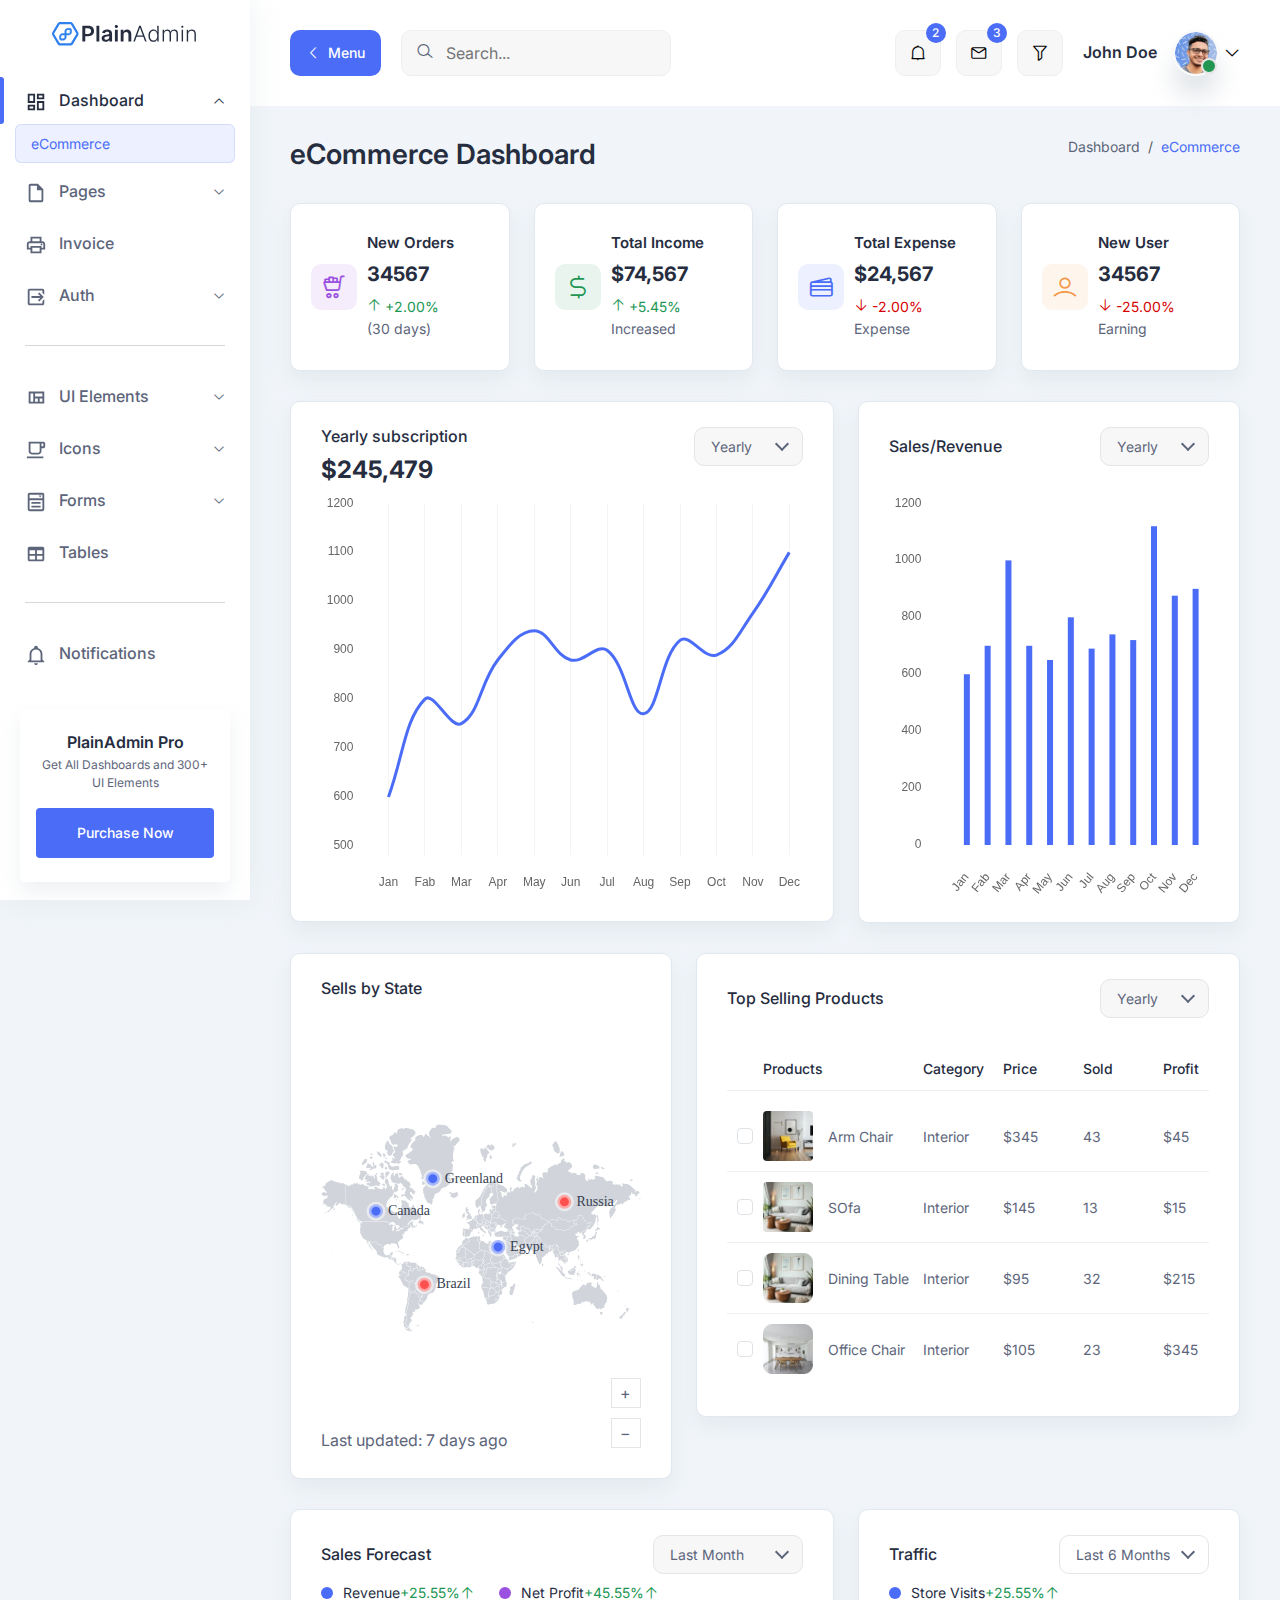
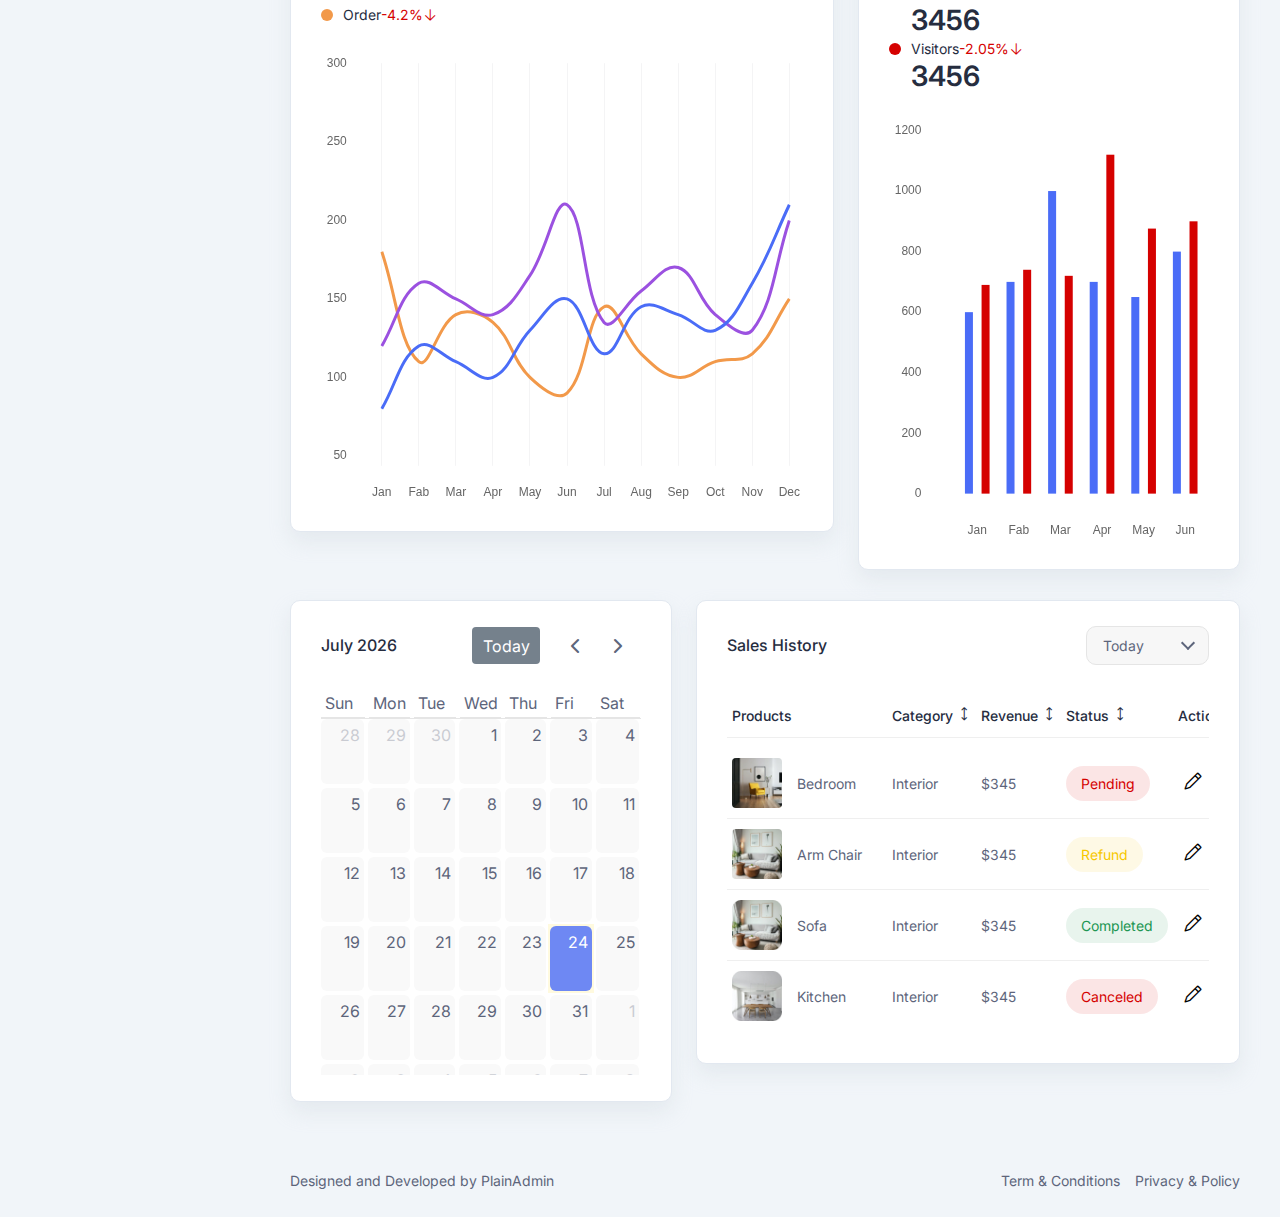
<file: index.html>
<!DOCTYPE html>
<html lang="en">
    <head>
        <meta charset="UTF-8" />
        <meta http-equiv="X-UA-Compatible" content="IE=edge" />
        <meta name="viewport" content="width=device-width, initial-scale=1.0" />
        <link
                rel="shortcut icon"
                href="assets/images/favicon.svg"
                type="image/x-icon"
        />
        <title>My PlainAdmin Demo | Bootstrap 5 Admin Template</title>

        <!-- ======== All css files linkup ======== -->
        <link rel="stylesheet" href="assets/css/bootstrap.css" />
        <link rel="stylesheet" href="assets/css/lineicons.css" />
        <link rel="stylesheet" href="assets/css/materialdesignicons.min.css" />
        <link rel="stylesheet" href="assets/css/fullcalendar.css" />
        <link rel="stylesheet" href="assets/css/main.css" />
    </head>
    <body>
        <!-- === sidebar-nav start === -->
        <aside class="sidebar-nav-wrapper">
            <div class="navbar-logo">
                <a href="index.html">
                    <img src="assets/images/logo/logo.svg" alt="logo" />
                </a>
            </div>
            <nav class="sidebar-nav">

                <ul>

                    <li class="nav-item nav-item-has-children">
                        <a
                                href="#0"
                                data-bs-toggle="collapse"
                                data-bs-target="#ddmenu_1"
                                aria-controls="ddmenu_1"
                                aria-expanded="false"
                                aria-label="Toggle navigation"
                        >
                            <span class="icon">
                                <svg width="22" height="22" viewBox="0 0 22 22">
                                    <path
                                        d="M17.4167 4.58333V6.41667H13.75V4.58333H17.4167ZM8.25 4.58333V10.0833H4.58333V4.58333H8.25ZM17.4167 11.9167V17.4167H13.75V11.9167H17.4167ZM8.25 15.5833V17.4167H4.58333V15.5833H8.25ZM19.25 2.75H11.9167V8.25H19.25V2.75ZM10.0833 2.75H2.75V11.9167H10.0833V2.75ZM19.25 10.0833H11.9167V19.25H19.25V10.0833ZM10.0833 13.75H2.75V19.25H10.0833V13.75Z"
                                    />
                                </svg>
                            </span>
                            <span class="text">Dashboard</span>
                        </a>
                        <ul id="ddmenu_1" class="collapse  show dropdown-nav">
                            <li>
                                <a href="index.html" class="active"> eCommerce </a>
                            </li>
                        </ul>
                    </li>

                    <li class="nav-item nav-item-has-children">
                        <a
                                href="#0"
                                class="collapsed"
                                data-bs-toggle="collapse"
                                data-bs-target="#ddmenu_2"
                                aria-controls="ddmenu_2"
                                aria-expanded="false"
                                aria-label="Toggle navigation"
                        >
                            <span class="icon">
                                <svg
                                    width="22"
                                    height="22"
                                    viewBox="0 0 22 22"
                                    fill="none"
                                    xmlns="http://www.w3.org/2000/svg"
                                >
                                    <path
                                            d="M12.8334 1.83325H5.50008C5.01385 1.83325 4.54754 2.02641 4.20372 2.37022C3.8599 2.71404 3.66675 3.18036 3.66675 3.66659V18.3333C3.66675 18.8195 3.8599 19.2858 4.20372 19.6296C4.54754 19.9734 5.01385 20.1666 5.50008 20.1666H16.5001C16.9863 20.1666 17.4526 19.9734 17.7964 19.6296C18.1403 19.2858 18.3334 18.8195 18.3334 18.3333V7.33325L12.8334 1.83325ZM16.5001 18.3333H5.50008V3.66659H11.9167V8.24992H16.5001V18.3333Z"
                                    />
                                </svg>
                            </span>
                            <span class="text">Pages</span>
                        </a>
                        <ul id="ddmenu_2" class="collapse dropdown-nav">
                            <li>
                                <a href="settings.html"> Settings </a>
                            </li>
                            <li>
                                <a href="blank-page.html"> Blank Page </a>
                            </li>
                        </ul>
                    </li>

                    <li class="nav-item">
                        <a href="invoice.html">
                            <span class="icon">
                                <svg
                                    width="22"
                                    height="22"
                                    viewBox="0 0 22 22"
                                    fill="none"
                                    xmlns="http://www.w3.org/2000/svg"
                                >
                                    <path
                                        d="M17.4166 7.33333C18.9383 7.33333 20.1666 8.56167 20.1666 10.0833V15.5833H16.4999V19.25H5.49992V15.5833H1.83325V10.0833C1.83325 8.56167 3.06159 7.33333 4.58325 7.33333H5.49992V2.75H16.4999V7.33333H17.4166ZM7.33325 4.58333V7.33333H14.6666V4.58333H7.33325ZM14.6666 17.4167V13.75H7.33325V17.4167H14.6666ZM16.4999 13.75H18.3333V10.0833C18.3333 9.57917 17.9208 9.16667 17.4166 9.16667H4.58325C4.07909 9.16667 3.66659 9.57917 3.66659 10.0833V13.75H5.49992V11.9167H16.4999V13.75ZM17.4166 10.5417C17.4166 11.0458 17.0041 11.4583 16.4999 11.4583C15.9958 11.4583 15.5833 11.0458 15.5833 10.5417C15.5833 10.0375 15.9958 9.625 16.4999 9.625C17.0041 9.625 17.4166 10.0375 17.4166 10.5417Z"
                                    />
                                </svg>
                            </span>
                            <span class="text">Invoice</span>
                        </a>
                    </li>

                    <li class="nav-item nav-item-has-children">
                        <a
                                href="#0"
                                class="collapsed"
                                data-bs-toggle="collapse"
                                data-bs-target="#ddmenu_3"
                                aria-controls="ddmenu_3"
                                aria-expanded="false"
                                aria-label="Toggle navigation"
                        >
                            <span class="icon">
                                <svg
                                    width="22"
                                    height="22"
                                    viewBox="0 0 22 22"
                                    fill="none"
                                    xmlns="http://www.w3.org/2000/svg"
                                >
                                    <path
                                        d="M12.9067 14.2908L15.2808 11.9167H6.41667V10.0833H15.2808L12.9067 7.70917L14.2083 6.41667L18.7917 11L14.2083 15.5833L12.9067 14.2908ZM17.4167 2.75C17.9029 2.75 18.3692 2.94315 18.713 3.28697C19.0568 3.63079 19.25 4.0971 19.25 4.58333V8.86417L17.4167 7.03083V4.58333H4.58333V17.4167H17.4167V14.9692L19.25 13.1358V17.4167C19.25 17.9029 19.0568 18.3692 18.713 18.713C18.3692 19.0568 17.9029 19.25 17.4167 19.25H4.58333C3.56583 19.25 2.75 18.425 2.75 17.4167V4.58333C2.75 3.56583 3.56583 2.75 4.58333 2.75H17.4167Z"
                                    />
                                </svg>
                            </span>
                            <span class="text">Auth</span>
                        </a>
                        <ul id="ddmenu_3" class="collapse dropdown-nav">
                            <li>
                                <a href="signin.html"> Sign In </a>
                            </li>
                            <li>
                                <a href="signup.html"> Sign Up </a>
                            </li>
                        </ul>
                    </li>

                    <span class="divider"><hr /></span>

                    <li class="nav-item nav-item-has-children">
                        <a
                                href="#0"
                                class="collapsed"
                                data-bs-toggle="collapse"
                                data-bs-target="#ddmenu_4"
                                aria-controls="ddmenu_4"
                                aria-expanded="false"
                                aria-label="Toggle navigation"
                        >
                            <span class="icon">
                                <svg
                                    width="22"
                                    height="22"
                                    viewBox="0 0 22 22"
                                    fill="none"
                                    xmlns="http://www.w3.org/2000/svg"
                                >
                                    <path
                                        d="M3.66675 4.58325V16.4999H19.2501V4.58325H3.66675ZM5.50008 14.6666V6.41659H8.25008V14.6666H5.50008ZM10.0834 14.6666V11.4583H12.8334V14.6666H10.0834ZM17.4167 14.6666H14.6667V11.4583H17.4167V14.6666ZM10.0834 9.62492V6.41659H17.4167V9.62492H10.0834Z"
                                    />
                                </svg>
                            </span>
                            <span class="text">UI Elements </span>
                        </a>
                        <ul id="ddmenu_4" class="collapse dropdown-nav">
                            <li>
                                <a href="alerts.html"> Alerts </a>
                            </li>
                            <li>
                                <a href="buttons.html"> Buttons </a>
                            </li>
                            <li>
                                <a href="cards.html"> Cards </a>
                            </li>
                            <li>
                                <a href="typography.html"> Typography </a>
                            </li>
                        </ul>
                    </li>

                    <li class="nav-item nav-item-has-children">
                        <a
                                href="#0"
                                class="collapsed"
                                data-bs-toggle="collapse"
                                data-bs-target="#ddmenu_55"
                                aria-controls="ddmenu_55"
                                aria-expanded="false"
                                aria-label="Toggle navigation"
                        >
                            <span class="icon">
                                <svg
                                    width="22"
                                    height="22"
                                    viewBox="0 0 22 22"
                                    fill="none"
                                    xmlns="http://www.w3.org/2000/svg"
                                >
                                    <path
                                        d="M1.83325 19.25V17.4167H18.3333V19.25H1.83325ZM18.3333 7.33333V4.58333H16.4999V7.33333H18.3333ZM18.3333 2.75C18.8195 2.75 19.2858 2.94315 19.6296 3.28697C19.9734 3.63079 20.1666 4.0971 20.1666 4.58333V7.33333C20.1666 7.81956 19.9734 8.28588 19.6296 8.6297C19.2858 8.97351 18.8195 9.16667 18.3333 9.16667H16.4999V11.9167C16.4999 12.8891 16.1136 13.8218 15.426 14.5094C14.7383 15.197 13.8057 15.5833 12.8333 15.5833H7.33325C6.36079 15.5833 5.42816 15.197 4.74053 14.5094C4.05289 13.8218 3.66659 12.8891 3.66659 11.9167V2.75H18.3333ZM14.6666 4.58333H5.49992V11.9167C5.49992 12.4029 5.69307 12.8692 6.03689 13.213C6.38071 13.5568 6.84702 13.75 7.33325 13.75H12.8333C13.3195 13.75 13.7858 13.5568 14.1296 13.213C14.4734 12.8692 14.6666 12.4029 14.6666 11.9167V4.58333Z"
                                    />
                               </svg>
                            </span>
                            <span class="text">Icons</span>
                        </a>
                        <ul id="ddmenu_55" class="collapse dropdown-nav">
                            <li>
                                <a href="icons.html"> LineIcons </a>
                            </li>
                            <li>
                                <a href="mdi-icons.html"> MDI Icons </a>
                            </li>
                        </ul>
                    </li>

                    <li class="nav-item nav-item-has-children">
                        <a
                            href="#0"
                            class="collapsed"
                            data-bs-toggle="collapse"
                            data-bs-target="#ddmenu_5"
                            aria-controls="ddmenu_5"
                            aria-expanded="false"
                            aria-label="Toggle navigation"
                        >
                            <span class="icon">
                                <svg
                                    width="22"
                                    height="22"
                                    viewBox="0 0 22 22"
                                    fill="none"
                                    xmlns="http://www.w3.org/2000/svg"
                                >
                                    <path
                                       d="M13.75 4.58325H16.5L15.125 6.41659L13.75 4.58325ZM4.58333 1.83325H17.4167C18.4342 1.83325 19.25 2.65825 19.25 3.66659V18.3333C19.25 19.3508 18.4342 20.1666 17.4167 20.1666H4.58333C3.575 20.1666 2.75 19.3508 2.75 18.3333V3.66659C2.75 2.65825 3.575 1.83325 4.58333 1.83325ZM4.58333 3.66659V7.33325H17.4167V3.66659H4.58333ZM4.58333 18.3333H17.4167V9.16659H4.58333V18.3333ZM6.41667 10.9999H15.5833V12.8333H6.41667V10.9999ZM6.41667 14.6666H15.5833V16.4999H6.41667V14.6666Z"
                                    />
                                </svg>
                            </span>
                            <span class="text"> Forms </span>
                        </a>
                        <ul id="ddmenu_5" class="collapse dropdown-nav">
                            <li>
                                <a href="form-elements.html"> From Elements </a>
                            </li>
                        </ul>
                    </li>

                    <li class="nav-item">
                        <a href="tables.html">
                            <span class="icon">
                                <svg
                                    width="22"
                                    height="22"
                                    viewBox="0 0 22 22"
                                    fill="none"
                                    xmlns="http://www.w3.org/2000/svg"
                                >
                                    <path
                                        d="M4.58333 3.66675H17.4167C17.9029 3.66675 18.3692 3.8599 18.713 4.20372C19.0568 4.54754 19.25 5.01385 19.25 5.50008V16.5001C19.25 16.9863 19.0568 17.4526 18.713 17.7964C18.3692 18.1403 17.9029 18.3334 17.4167 18.3334H4.58333C4.0971 18.3334 3.63079 18.1403 3.28697 17.7964C2.94315 17.4526 2.75 16.9863 2.75 16.5001V5.50008C2.75 5.01385 2.94315 4.54754 3.28697 4.20372C3.63079 3.8599 4.0971 3.66675 4.58333 3.66675ZM4.58333 7.33341V11.0001H10.0833V7.33341H4.58333ZM11.9167 7.33341V11.0001H17.4167V7.33341H11.9167ZM4.58333 12.8334V16.5001H10.0833V12.8334H4.58333ZM11.9167 12.8334V16.5001H17.4167V12.8334H11.9167Z"
                                    />
                                </svg>
                            </span>
                            <span class="text">Tables</span>
                        </a>
                    </li>

                    <span class="divider"><hr /></span>

                    <li class="nav-item">
                        <a href="notification.html">
                            <span class="icon">
                                <svg
                                    width="22"
                                    height="22"
                                    viewBox="0 0 22 22"
                                    fill="none"
                                    xmlns="http://www.w3.org/2000/svg"
                                >
                                    <path
                                        d="M9.16667 19.25H12.8333C12.8333 20.2584 12.0083 21.0834 11 21.0834C9.99167 21.0834 9.16667 20.2584 9.16667 19.25ZM19.25 17.4167V18.3334H2.75V17.4167L4.58333 15.5834V10.0834C4.58333 7.24171 6.41667 4.76671 9.16667 3.94171V3.66671C9.16667 2.65837 9.99167 1.83337 11 1.83337C12.0083 1.83337 12.8333 2.65837 12.8333 3.66671V3.94171C15.5833 4.76671 17.4167 7.24171 17.4167 10.0834V15.5834L19.25 17.4167ZM15.5833 10.0834C15.5833 7.51671 13.5667 5.50004 11 5.50004C8.43333 5.50004 6.41667 7.51671 6.41667 10.0834V16.5H15.5833V10.0834Z"
                                    />
                                </svg>
                            </span>
                            <span class="text">Notifications</span>
                        </a>
                    </li>

                </ul>

            </nav>

            <div class="promo-box">
                <h3>PlainAdmin Pro</h3>
                <p>Get All Dashboards and 300+ UI Elements</p>
                <a
                    href="https://plainadmin.com/pro"
                    target="_blank"
                    rel="nofollow"
                    class="main-btn primary-btn btn-hover"
                >
                    Purchase Now
                </a>
            </div>

        </aside>
        <div class="overlay"></div>
        <!-- === sidebar-nav end === -->

        <!-- ======== main-wrapper start =========== -->
        <main class="main-wrapper">

            <!-- ========== header start ========== -->
            <header class="header">
                <div class="container-fluid">

                    <div class="row">

                        <div class="col-lg-5 col-md-5 col-6">
                            <div class="header-left d-flex align-items-center">
                                <div class="menu-toggle-btn mr-20">
                                    <button
                                            id="menu-toggle"
                                            class="main-btn primary-btn btn-hover"
                                    >
                                        <i class="lni lni-chevron-left me-2"></i> Menu
                                    </button>
                                </div>

                                <div class="header-search d-none d-md-flex">
                                    <form action="#">
                                        <input type="text" placeholder="Search..." />
                                        <button><i class="lni lni-search-alt"></i></button>
                                    </form>
                                </div>

                            </div>
                        </div>

                        <div class="col-lg-7 col-md-7 col-6">
                            <div class="header-right">

                                <!-- notification start -->
                                <div class="notification-box ml-15 d-none d-md-flex">
                                    <button
                                            class="dropdown-toggle"
                                            type="button"
                                            id="notification"
                                            data-bs-toggle="dropdown"
                                            aria-expanded="false"
                                    >
                                        <i class="lni lni-alarm"></i>
                                        <span>2</span>
                                    </button>
                                    <ul
                                            class="dropdown-menu dropdown-menu-end"
                                            aria-labelledby="notification"
                                    >
                                        <li>
                                            <a href="#0">
                                                <div class="image">
                                                    <img src="assets/images/lead/lead-6.png" alt="" />
                                                </div>
                                                <div class="content">
                                                    <h6>
                                                        John Doe
                                                        <span class="text-regular">
                                                            comment on a product.
                                                        </span>
                                                    </h6>
                                                    <p>
                                                        Lorem ipsum dolor sit amet, consect etur adipiscing
                                                        elit Vivamus tortor.
                                                    </p>
                                                    <span>10 mins ago</span>
                                                </div>
                                            </a>
                                        </li>
                                        <li>
                                            <a href="#0">
                                                <div class="image">
                                                    <img src="assets/images/lead/lead-1.png" alt="" />
                                                </div>
                                                <div class="content">
                                                    <h6>
                                                        Jonathon
                                                        <span class="text-regular">
                                                            like on a product.
                                                        </span>
                                                    </h6>
                                                    <p>
                                                        Lorem ipsum dolor sit amet, consect etur adipiscing
                                                        elit Vivamus tortor.
                                                    </p>
                                                    <span>10 mins ago</span>
                                                </div>
                                            </a>
                                        </li>
                                    </ul>
                                </div>
                                <!-- notification end -->

                                <!-- message start -->
                                <div class="header-message-box ml-15 d-none d-md-flex">
                                    <button
                                            class="dropdown-toggle"
                                            type="button"
                                            id="message"
                                            data-bs-toggle="dropdown"
                                            aria-expanded="false"
                                    >
                                        <i class="lni lni-envelope"></i>
                                        <span>3</span>
                                    </button>
                                    <ul
                                        class="dropdown-menu dropdown-menu-end"
                                        aria-labelledby="message"
                                    >
                                        <li>
                                            <a href="#0">
                                                <div class="image">
                                                    <img src="assets/images/lead/lead-5.png" alt="" />
                                                </div>
                                                <div class="content">
                                                    <h6>Jacob Jones</h6>
                                                    <p>Hey!I can across your profile and ...</p>
                                                    <span>10 mins ago</span>
                                                </div>
                                            </a>
                                        </li>
                                        <li>
                                            <a href="#0">
                                                <div class="image">
                                                    <img src="assets/images/lead/lead-3.png" alt="" />
                                                </div>
                                                <div class="content">
                                                    <h6>John Doe</h6>
                                                    <p>Would you mind please checking out</p>
                                                    <span>12 mins ago</span>
                                                </div>
                                            </a>
                                        </li>
                                        <li>
                                            <a href="#0">
                                                <div class="image">
                                                    <img src="assets/images/lead/lead-2.png" alt="" />
                                                </div>
                                                <div class="content">
                                                    <h6>Anee Lee</h6>
                                                    <p>Hey! are you available for freelance?</p>
                                                    <span>1h ago</span>
                                                </div>
                                            </a>
                                        </li>
                                    </ul>
                                </div>
                                <!-- message end -->

                                <!-- filter start -->
                                <div class="filter-box ml-15 d-none d-md-flex">
                                    <button class="" type="button" id="filter">
                                        <i class="lni lni-funnel"></i>
                                    </button>
                                </div>
                                <!-- filter end -->

                                <!-- profile start -->
                                <div class="profile-box ml-15">
                                    <button
                                        class="dropdown-toggle bg-transparent border-0"
                                        type="button"
                                        id="profile"
                                        data-bs-toggle="dropdown"
                                        aria-expanded="false"
                                    >
                                        <div class="profile-info">
                                            <div class="info">
                                                <h6>John Doe</h6>
                                                <div class="image">
                                                    <img
                                                            src="assets/images/profile/profile-image.png"
                                                            alt=""
                                                    />
                                                    <span class="status"></span>
                                                </div>
                                            </div>
                                        </div>
                                        <i class="lni lni-chevron-down"></i>
                                    </button>
                                    <ul
                                            class="dropdown-menu dropdown-menu-end"
                                            aria-labelledby="profile"
                                    >
                                        <li>
                                            <a href="#0">
                                                <i class="lni lni-user"></i> View Profile
                                            </a>
                                        </li>
                                        <li>
                                            <a href="#0">
                                                <i class="lni lni-alarm"></i> Notifications
                                            </a>
                                        </li>
                                        <li>
                                            <a href="#0"> <i class="lni lni-inbox"></i> Messages </a>
                                        </li>
                                        <li>
                                            <a href="#0"> <i class="lni lni-cog"></i> Settings </a>
                                        </li>
                                        <li>
                                            <a href="#0"> <i class="lni lni-exit"></i> Sign Out </a>
                                        </li>
                                    </ul>
                                </div>
                                <!-- profile end -->

                            </div>
                        </div>

                    </div>
                </div>
            </header>
            <!-- ========== header end ========== -->

            <!-- ========== section start ========== -->
            <section class="section">
                <div class="container-fluid">
                    <!-- ========== title-wrapper start ========== -->
                    <div class="title-wrapper pt-30">
                        <div class="row align-items-center">

                            <div class="col-md-6">
                                <div class="title mb-30">
                                    <h2>eCommerce Dashboard</h2>
                                </div>
                            </div>
                            <!-- end col -->

                            <div class="col-md-6">
                                <div class="breadcrumb-wrapper mb-30">
                                    <nav aria-label="breadcrumb">
                                        <ol class="breadcrumb">
                                            <li class="breadcrumb-item">
                                                <a href="#0">Dashboard</a>
                                            </li>
                                            <li class="breadcrumb-item active" aria-current="page">
                                                eCommerce
                                            </li>
                                        </ol>
                                    </nav>
                                </div>
                            </div>
                            <!-- end col -->

                        </div>
                        <!-- end row -->
                    </div>
                    <!-- ========== title-wrapper end ========== -->

                    <div class="row">

                        <div class="col-xl-3 col-lg-4 col-sm-6">
                            <div class="icon-card mb-30">
                                <div class="icon purple">
                                    <i class="lni lni-cart-full"></i>
                                </div>
                                <div class="content">
                                    <h6 class="mb-10">New Orders</h6>
                                    <h3 class="text-bold mb-10">34567</h3>
                                    <p class="text-sm text-success">
                                        <i class="lni lni-arrow-up"></i> +2.00%
                                        <span class="text-gray">(30 days)</span>
                                    </p>
                                </div>
                            </div>
                            <!-- End Icon Cart -->
                        </div>
                        <!-- End Col -->

                        <div class="col-xl-3 col-lg-4 col-sm-6">
                            <div class="icon-card mb-30">
                                <div class="icon success">
                                    <i class="lni lni-dollar"></i>
                                </div>
                                <div class="content">
                                    <h6 class="mb-10">Total Income</h6>
                                    <h3 class="text-bold mb-10">$74,567</h3>
                                    <p class="text-sm text-success">
                                        <i class="lni lni-arrow-up"></i> +5.45%
                                        <span class="text-gray">Increased</span>
                                    </p>
                                </div>
                            </div>
                            <!-- End Icon Cart -->
                        </div>
                        <!-- End Col -->

                        <div class="col-xl-3 col-lg-4 col-sm-6">
                            <div class="icon-card mb-30">
                                <div class="icon primary">
                                    <i class="lni lni-credit-cards"></i>
                                </div>
                                <div class="content">
                                    <h6 class="mb-10">Total Expense</h6>
                                    <h3 class="text-bold mb-10">$24,567</h3>
                                    <p class="text-sm text-danger">
                                        <i class="lni lni-arrow-down"></i> -2.00%
                                        <span class="text-gray">Expense</span>
                                    </p>
                                </div>
                            </div>
                            <!-- End Icon Cart -->
                        </div>
                        <!-- End Col -->

                        <div class="col-xl-3 col-lg-4 col-sm-6">
                            <div class="icon-card mb-30">
                                <div class="icon orange">
                                    <i class="lni lni-user"></i>
                                </div>
                                <div class="content">
                                    <h6 class="mb-10">New User</h6>
                                    <h3 class="text-bold mb-10">34567</h3>
                                    <p class="text-sm text-danger">
                                        <i class="lni lni-arrow-down"></i> -25.00%
                                        <span class="text-gray"> Earning</span>
                                    </p>
                                </div>
                            </div>
                            <!-- End Icon Cart -->
                        </div>
                        <!-- End Col -->

                    </div>
                    <!-- End Row -->

                    <div class="row">

                        <div class="col-lg-7">
                            <div class="card-style mb-30">
                                <div class="title d-flex flex-wrap justify-content-between">
                                    <div class="left">
                                        <h6 class="text-medium mb-10">Yearly subscription</h6>
                                        <h3 class="text-bold">$245,479</h3>
                                    </div>
                                    <div class="right">
                                        <div class="select-style-1">
                                            <div class="select-position select-sm">
                                                <select class="light-bg">
                                                    <option value="">Yearly</option>
                                                    <option value="">Monthly</option>
                                                    <option value="">Weekly</option>
                                                </select>
                                            </div>
                                        </div>
                                        <!-- end select -->
                                    </div>
                                </div>
                                <!-- End Title -->

                                <div class="chart">
                                    <canvas
                                            id="Chart1"
                                            style="width: 100%; height: 400px"
                                    ></canvas>
                                </div>
                                <!-- End Chart -->

                            </div>
                        </div>
                        <!-- End Col -->

                        <div class="col-lg-5">
                            <div class="card-style mb-30">
                                <div
                                    class="
                                        title
                                        d-flex
                                        flex-wrap
                                        align-items-center
                                        justify-content-between
                                    "
                                >
                                    <div class="left">
                                        <h6 class="text-medium mb-30">Sales/Revenue</h6>
                                    </div>
                                    <div class="right">
                                        <div class="select-style-1">
                                            <div class="select-position select-sm">
                                                <select class="light-bg">
                                                    <option value="">Yearly</option>
                                                    <option value="">Monthly</option>
                                                    <option value="">Weekly</option>
                                                </select>
                                            </div>
                                        </div>
                                        <!-- end select -->
                                    </div>
                                </div>
                                <!-- End Title -->
                                <div class="chart">
                                    <canvas
                                            id="Chart2"
                                            style="width: 100%; height: 400px"
                                    ></canvas>
                                </div>
                                <!-- End Chart -->
                            </div>
                        </div>
                        <!-- End Col -->

                    </div>
                    <!-- End Row -->

                    <div class="row">

                        <div class="col-lg-5">
                            <div class="card-style mb-30">
                                <div
                                    class="
                                        title
                                        d-flex
                                        justify-content-between
                                        align-items-center
                                    "
                                >
                                    <div class="left">
                                        <h6 class="text-medium mb-30">Sells by State</h6>
                                    </div>
                                </div>
                                <!-- End Title -->
                                <div id="map" style="width: 100%; height: 400px"></div>
                                <p>Last updated: 7 days ago</p>
                            </div>
                        </div>
                        <!-- End Col -->

                        <div class="col-lg-7">
                            <div class="card-style mb-30">
                                <div
                                    class="
                                        title
                                        d-flex
                                        flex-wrap
                                        justify-content-between
                                        align-items-center
                                    "
                                >
                                    <div class=    "left">
                                        <h6 class="text-medium mb-30">Top Selling Products</h6>
                                    </div>
                                    <div class="right">
                                        <div class="select-style-1">
                                            <div class="select-position select-sm">
                                                <select class="light-bg">
                                                    <option value="">Yearly</option>
                                                    <option value="">Monthly</option>
                                                    <option value="">Weekly</option>
                                                </select>
                                            </div>
                                        </div>
                                        <!-- end select -->
                                    </div>
                                </div>
                                <!-- End Title -->

                                <div class="table-responsive">
                                    <table class="table top-selling-table">
                                        <thead>
                                        <tr>
                                            <th></th>
                                            <th>
                                                <h6 class="text-sm text-medium">Products</h6>
                                            </th>
                                            <th class="min-width">
                                                <h6 class="text-sm text-medium">Category</h6>
                                            </th>
                                            <th class="min-width">
                                                <h6 class="text-sm text-medium">Price</h6>
                                            </th>
                                            <th class="min-width">
                                                <h6 class="text-sm text-medium">Sold</h6>
                                            </th>
                                            <th class="min-width">
                                                <h6 class="text-sm text-medium">Profit</h6>
                                            </th>
                                            <th></th>
                                        </tr>
                                        </thead>
                                        <tbody>
                                        <tr>
                                            <td>
                                                <div class="check-input-primary">
                                                    <input
                                                            class="form-check-input"
                                                            type="checkbox"
                                                            id="checkbox-1"
                                                    />
                                                </div>
                                            </td>
                                            <td>
                                                <div class="product">
                                                    <div class="image">
                                                        <img
                                                                src="assets/images/products/product-mini-1.jpg"
                                                                alt=""
                                                        />
                                                    </div>
                                                    <p class="text-sm">Arm Chair</p>
                                                </div>
                                            </td>
                                            <td>
                                                <p class="text-sm">Interior</p>
                                            </td>
                                            <td>
                                                <p class="text-sm">$345</p>
                                            </td>
                                            <td>
                                                <p class="text-sm">43</p>
                                            </td>
                                            <td>
                                                <p class="text-sm">$45</p>
                                            </td>
                                            <td>
                                                <div class="action justify-content-end">
                                                    <button
                                                            class="more-btn ml-10 dropdown-toggle"
                                                            id="moreAction1"
                                                            data-bs-toggle="dropdown"
                                                            aria-expanded="false"
                                                    >
                                                        <i class="lni lni-more-alt"></i>
                                                    </button>
                                                    <ul
                                                            class="dropdown-menu dropdown-menu-end"
                                                            aria-labelledby="moreAction1"
                                                    >
                                                        <li class="dropdown-item">
                                                            <a href="#0" class="text-gray">Remove</a>
                                                        </li>
                                                        <li class="dropdown-item">
                                                            <a href="#0" class="text-gray">Edit</a>
                                                        </li>
                                                    </ul>
                                                </div>
                                            </td>
                                        </tr>
                                        <tr>
                                            <td>
                                                <div class="check-input-primary">
                                                    <input
                                                            class="form-check-input"
                                                            type="checkbox"
                                                            id="checkbox-1"
                                                    />
                                                </div>
                                            </td>
                                            <td>
                                                <div class="product">
                                                    <div class="image">
                                                        <img
                                                                src="assets/images/products/product-mini-2.jpg"
                                                                alt=""
                                                        />
                                                    </div>
                                                    <p class="text-sm">SOfa</p>
                                                </div>
                                            </td>
                                            <td>
                                                <p class="text-sm">Interior</p>
                                            </td>
                                            <td>
                                                <p class="text-sm">$145</p>
                                            </td>
                                            <td>
                                                <p class="text-sm">13</p>
                                            </td>
                                            <td>
                                                <p class="text-sm">$15</p>
                                            </td>
                                            <td>
                                                <div class="action justify-content-end">
                                                    <button
                                                            class="more-btn ml-10 dropdown-toggle"
                                                            id="moreAction1"
                                                            data-bs-toggle="dropdown"
                                                            aria-expanded="false"
                                                    >
                                                        <i class="lni lni-more-alt"></i>
                                                    </button>
                                                    <ul
                                                            class="dropdown-menu dropdown-menu-end"
                                                            aria-labelledby="moreAction1"
                                                    >
                                                        <li class="dropdown-item">
                                                            <a href="#0" class="text-gray">Remove</a>
                                                        </li>
                                                        <li class="dropdown-item">
                                                            <a href="#0" class="text-gray">Edit</a>
                                                        </li>
                                                    </ul>
                                                </div>
                                            </td>
                                        </tr>
                                        <tr>
                                            <td>
                                                <div class="check-input-primary">
                                                    <input
                                                            class="form-check-input"
                                                            type="checkbox"
                                                            id="checkbox-1"
                                                    />
                                                </div>
                                            </td>
                                            <td>
                                                <div class="product">
                                                    <div class="image">
                                                        <img
                                                                src="assets/images/products/product-mini-3.jpg"
                                                                alt=""
                                                        />
                                                    </div>
                                                    <p class="text-sm">Dining Table</p>
                                                </div>
                                            </td>
                                            <td>
                                                <p class="text-sm">Interior</p>
                                            </td>
                                            <td>
                                                <p class="text-sm">$95</p>
                                            </td>
                                            <td>
                                                <p class="text-sm">32</p>
                                            </td>
                                            <td>
                                                <p class="text-sm">$215</p>
                                            </td>
                                            <td>
                                                <div class="action justify-content-end">
                                                    <button
                                                            class="more-btn ml-10 dropdown-toggle"
                                                            id="moreAction1"
                                                            data-bs-toggle="dropdown"
                                                            aria-expanded="false"
                                                    >
                                                        <i class="lni lni-more-alt"></i>
                                                    </button>
                                                    <ul
                                                            class="dropdown-menu dropdown-menu-end"
                                                            aria-labelledby="moreAction1"
                                                    >
                                                        <li class="dropdown-item">
                                                            <a href="#0" class="text-gray">Remove</a>
                                                        </li>
                                                        <li class="dropdown-item">
                                                            <a href="#0" class="text-gray">Edit</a>
                                                        </li>
                                                    </ul>
                                                </div>
                                            </td>
                                        </tr>
                                        <tr>
                                            <td>
                                                <div class="check-input-primary">
                                                    <input
                                                            class="form-check-input"
                                                            type="checkbox"
                                                            id="checkbox-1"
                                                    />
                                                </div>
                                            </td>
                                            <td>
                                                <div class="product">
                                                    <div class="image">
                                                        <img
                                                                src="assets/images/products/product-mini-4.jpg"
                                                                alt=""
                                                        />
                                                    </div>
                                                    <p class="text-sm">Office Chair</p>
                                                </div>
                                            </td>
                                            <td>
                                                <p class="text-sm">Interior</p>
                                            </td>
                                            <td>
                                                <p class="text-sm">$105</p>
                                            </td>
                                            <td>
                                                <p class="text-sm">23</p>
                                            </td>
                                            <td>
                                                <p class="text-sm">$345</p>
                                            </td>
                                            <td>
                                                <div class="action justify-content-end">
                                                    <button
                                                            class="more-btn ml-10 dropdown-toggle"
                                                            id="moreAction1"
                                                            data-bs-toggle="dropdown"
                                                            aria-expanded="false"
                                                    >
                                                        <i class="lni lni-more-alt"></i>
                                                    </button>
                                                    <ul
                                                            class="dropdown-menu dropdown-menu-end"
                                                            aria-labelledby="moreAction1"
                                                    >
                                                        <li class="dropdown-item">
                                                            <a href="#0" class="text-gray">Remove</a>
                                                        </li>
                                                        <li class="dropdown-item">
                                                            <a href="#0" class="text-gray">Edit</a>
                                                        </li>
                                                    </ul>
                                                </div>
                                            </td>
                                        </tr>
                                        </tbody>
                                    </table>
                                    <!-- End Table -->
                                </div>

                            </div>
                        </div>
                        <!-- End Col -->

                    </div>
                    <!-- End Row -->

                    <!-- Row 3 -->
                    <div class="row">

                        <div class="col-lg-7">
                            <div class="card-style mb-30">
                                <div
                                    class="
                                        title
                                        d-flex
                                        flex-wrap
                                        align-items-center
                                        justify-content-between
                                    "
                                >
                                    <div class="left">
                                        <h6 class="text-medium mb-2">Sales Forecast</h6>
                                    </div>
                                    <div class="right">
                                        <div class="select-style-1 mb-2">
                                            <div class="select-position select-sm">
                                                <select class="light-bg">
                                                    <option value="">Last Month</option>
                                                    <option value="">Last 3 Months</option>
                                                    <option value="">Last Year</option>
                                                </select>
                                            </div>
                                        </div>
                                        <!-- end select -->
                                    </div>
                                </div>
                                <!-- End Title -->

                                <div class="chart">
                                    <div id="legend3">
                                        <ul
                                                class="legend3 d-flex flex-wrap align-items-center mb-30"
                                        >
                                            <li>
                                                <div class="d-flex">
                                                    <span class="bg-color primary-bg"> </span>
                                                    <div class="text">
                                                        <p class="text-sm text-success">
                                                            <span class="text-dark">Revenue</span> +25.55%
                                                            <i class="lni lni-arrow-up"></i>
                                                        </p>
                                                    </div>
                                                </div>
                                            </li>
                                            <li>
                                                <div class="d-flex">
                                                    <span class="bg-color purple-bg"></span>
                                                    <div class="text">
                                                        <p class="text-sm text-success">
                                                            <span class="text-dark">Net Profit</span> +45.55%
                                                            <i class="lni lni-arrow-up"></i>
                                                        </p>
                                                    </div>
                                                </div>
                                            </li>
                                            <li>
                                                <div class="d-flex">
                                                    <span class="bg-color orange-bg"></span>
                                                    <div class="text">
                                                        <p class="text-sm text-danger">
                                                            <span class="text-dark">Order</span> -4.2%
                                                            <i class="lni lni-arrow-down"></i>
                                                        </p>
                                                    </div>
                                                </div>
                                            </li>
                                        </ul>
                                    </div>
                                    <canvas
                                        id="Chart3"
                                        style="width: 100%; height: 450px"
                                    ></canvas>
                                </div>

                            </div>
                        </div>

                        <div class="col-lg-5">
                            <div class="card-style mb-30">
                                <div
                                    class="
                                        title
                                        d-flex
                                        flex-wrap
                                        align-items-center
                                        justify-content-between
                                    "
                                >
                                    <div class="left">
                                        <h6 class="text-medium mb-2">Traffic</h6>
                                    </div>
                                    <div class="right">
                                        <div class="select-style-1 mb-2">
                                            <div class="select-position select-sm">
                                                <select class="bg-ligh">
                                                    <option value="">Last 6 Months</option>
                                                    <option value="">Last 3 Months</option>
                                                    <option value="">Last Year</option>
                                                </select>
                                            </div>
                                        </div>
                                        <!-- end select -->
                                    </div>
                                </div>
                                <!-- End Title -->
                                <div class="chart">
                                    <div id="legend4">
                                        <ul
                                                class="legend3 d-flex flex-wrap align-items-center mb-30"
                                        >
                                            <li>
                                                <div class="d-flex">
                                                    <span class="bg-color primary-bg"> </span>
                                                    <div class="text">
                                                        <p class="text-sm text-success">
                                                            <span class="text-dark">Store Visits</span>
                                                            +25.55%
                                                            <i class="lni lni-arrow-up"></i>
                                                        </p>
                                                        <h2>3456</h2>
                                                    </div>
                                                </div>
                                            </li>
                                            <li>
                                                <div class="d-flex">
                                                    <span class="bg-color danger-bg"></span>
                                                    <div class="text">
                                                        <p class="text-sm text-danger">
                                                            <span class="text-dark">Visitors</span> -2.05%
                                                            <i class="lni lni-arrow-down"></i>
                                                        </p>
                                                        <h2>3456</h2>
                                                    </div>
                                                </div>
                                            </li>
                                        </ul>
                                    </div>
                                    <canvas
                                        id="Chart4"
                                        style="width: 100%; height: 420px"
                                    ></canvas>
                                </div>
                                <!-- End Chart -->
                            </div>
                        </div>
                        <!-- End Col -->

                    </div>
                    <!-- End Row -->

                    <div class="row">
                        <div class="col-lg-5">
                            <div class="card-style calendar-card mb-30">
                                <div id="calendar-mini"></div>
                            </div>
                        </div>
                        <!-- End Col -->

                        <div class="col-lg-7">
                            <div class="card-style mb-30">
                                <div
                                    class="
                                        title
                                        d-flex
                                        flex-wrap
                                        align-items-center
                                        justify-content-between
                                    "
                                >
                                    <div class="left">
                                        <h6 class="text-medium mb-30">Sales History</h6>
                                    </div>
                                    <div class="right">
                                        <div class="select-style-1">
                                            <div class="select-position select-sm">
                                                <select class="light-bg">
                                                    <option value="">Today</option>
                                                    <option value="">Yesterday</option>
                                                </select>
                                            </div>
                                        </div>
                                        <!-- end select -->
                                    </div>
                                </div>
                                <!-- End Title -->
                                <div class="table-responsive">
                                    <table class="table top-selling-table">
                                        <thead>
                                        <tr>
                                            <th>
                                                <h6 class="text-sm text-medium">Products</h6>
                                            </th>
                                            <th class="min-width">
                                                <h6 class="text-sm text-medium">
                                                    Category <i class="lni lni-arrows-vertical"></i>
                                                </h6>
                                            </th>
                                            <th class="min-width">
                                                <h6 class="text-sm text-medium">
                                                    Revenue <i class="lni lni-arrows-vertical"></i>
                                                </h6>
                                            </th>
                                            <th class="min-width">
                                                <h6 class="text-sm text-medium">
                                                    Status <i class="lni lni-arrows-vertical"></i>
                                                </h6>
                                            </th>
                                            <th>
                                                <h6 class="text-sm text-medium text-end">
                                                    Actions <i class="lni lni-arrows-vertical"></i>
                                                </h6>
                                            </th>
                                        </tr>
                                        </thead>
                                        <tbody>
                                        <tr>
                                            <td>
                                                <div class="product">
                                                    <div class="image">
                                                        <img
                                                                src="assets/images/products/product-mini-1.jpg"
                                                                alt=""
                                                        />
                                                    </div>
                                                    <p class="text-sm">Bedroom</p>
                                                </div>
                                            </td>
                                            <td>
                                                <p class="text-sm">Interior</p>
                                            </td>
                                            <td>
                                                <p class="text-sm">$345</p>
                                            </td>
                                            <td>
                                                <span class="status-btn close-btn">Pending</span>
                                            </td>
                                            <td>
                                                <div class="action justify-content-end">
                                                    <button class="edit">
                                                        <i class="lni lni-pencil"></i>
                                                    </button>
                                                    <button
                                                            class="more-btn ml-10 dropdown-toggle"
                                                            id="moreAction1"
                                                            data-bs-toggle="dropdown"
                                                            aria-expanded="false"
                                                    >
                                                        <i class="lni lni-more-alt"></i>
                                                    </button>
                                                    <ul
                                                            class="dropdown-menu dropdown-menu-end"
                                                            aria-labelledby="moreAction1"
                                                    >
                                                        <li class="dropdown-item">
                                                            <a href="#0" class="text-gray">Remove</a>
                                                        </li>
                                                        <li class="dropdown-item">
                                                            <a href="#0" class="text-gray">Edit</a>
                                                        </li>
                                                    </ul>
                                                </div>
                                            </td>
                                        </tr>
                                        <tr>
                                            <td>
                                                <div class="product">
                                                    <div class="image">
                                                        <img
                                                                src="assets/images/products/product-mini-2.jpg"
                                                                alt=""
                                                        />
                                                    </div>
                                                    <p class="text-sm">Arm Chair</p>
                                                </div>
                                            </td>
                                            <td>
                                                <p class="text-sm">Interior</p>
                                            </td>
                                            <td>
                                                <p class="text-sm">$345</p>
                                            </td>
                                            <td>
                                                <span class="status-btn warning-btn">Refund</span>
                                            </td>
                                            <td>
                                                <div class="action justify-content-end">
                                                    <button class="edit">
                                                        <i class="lni lni-pencil"></i>
                                                    </button>
                                                    <button
                                                            class="more-btn ml-10 dropdown-toggle"
                                                            id="moreAction1"
                                                            data-bs-toggle="dropdown"
                                                            aria-expanded="false"
                                                    >
                                                        <i class="lni lni-more-alt"></i>
                                                    </button>
                                                    <ul
                                                            class="dropdown-menu dropdown-menu-end"
                                                            aria-labelledby="moreAction1"
                                                    >
                                                        <li class="dropdown-item">
                                                            <a href="#0" class="text-gray">Remove</a>
                                                        </li>
                                                        <li class="dropdown-item">
                                                            <a href="#0" class="text-gray">Edit</a>
                                                        </li>
                                                    </ul>
                                                </div>
                                            </td>
                                        </tr>
                                        <tr>
                                            <td>
                                                <div class="product">
                                                    <div class="image">
                                                        <img
                                                                src="assets/images/products/product-mini-3.jpg"
                                                                alt=""
                                                        />
                                                    </div>
                                                    <p class="text-sm">Sofa</p>
                                                </div>
                                            </td>
                                            <td>
                                                <p class="text-sm">Interior</p>
                                            </td>
                                            <td>
                                                <p class="text-sm">$345</p>
                                            </td>
                                            <td>
                                                <span class="status-btn success-btn">Completed</span>
                                            </td>
                                            <td>
                                                <div class="action justify-content-end">
                                                    <button class="edit">
                                                        <i class="lni lni-pencil"></i>
                                                    </button>
                                                    <button
                                                            class="more-btn ml-10 dropdown-toggle"
                                                            id="moreAction1"
                                                            data-bs-toggle="dropdown"
                                                            aria-expanded="false"
                                                    >
                                                        <i class="lni lni-more-alt"></i>
                                                    </button>
                                                    <ul
                                                            class="dropdown-menu dropdown-menu-end"
                                                            aria-labelledby="moreAction1"
                                                    >
                                                        <li class="dropdown-item">
                                                            <a href="#0" class="text-gray">Remove</a>
                                                        </li>
                                                        <li class="dropdown-item">
                                                            <a href="#0" class="text-gray">Edit</a>
                                                        </li>
                                                    </ul>
                                                </div>
                                            </td>
                                        </tr>
                                        <tr>
                                            <td>
                                                <div class="product">
                                                    <div class="image">
                                                        <img
                                                                src="assets/images/products/product-mini-4.jpg"
                                                                alt=""
                                                        />
                                                    </div>
                                                    <p class="text-sm">Kitchen</p>
                                                </div>
                                            </td>
                                            <td>
                                                <p class="text-sm">Interior</p>
                                            </td>
                                            <td>
                                                <p class="text-sm">$345</p>
                                            </td>
                                            <td>
                                                <span class="status-btn close-btn">Canceled</span>
                                            </td>
                                            <td>
                                                <div class="action justify-content-end">
                                                    <button class="edit">
                                                        <i class="lni lni-pencil"></i>
                                                    </button>
                                                    <button
                                                            class="more-btn ml-10 dropdown-toggle"
                                                            id="moreAction1"
                                                            data-bs-toggle="dropdown"
                                                            aria-expanded="false"
                                                    >
                                                        <i class="lni lni-more-alt"></i>
                                                    </button>
                                                    <ul
                                                            class="dropdown-menu dropdown-menu-end"
                                                            aria-labelledby="moreAction1"
                                                    >
                                                        <li class="dropdown-item">
                                                            <a href="#0" class="text-gray">Remove</a>
                                                        </li>
                                                        <li class="dropdown-item">
                                                            <a href="#0" class="text-gray">Edit</a>
                                                        </li>
                                                    </ul>
                                                </div>
                                            </td>
                                        </tr>
                                        </tbody>
                                    </table>
                                    <!-- End Table -->
                                </div>
                            </div>
                        </div>
                        <!-- End Col -->

                    </div>
                    <!-- End Row -->

                </div>
                <!-- end container -->
            </section>
            <!-- ========== section end ========== -->

            <!-- ========== footer start =========== -->
            <footer class="footer">
                <div class="container-fluid">
                    <div class="row">
                        <div class="col-md-6 order-last order-md-first">
                            <div class="copyright text-center text-md-start">
                                <p class="text-sm">
                                    Designed and Developed by
                                    <a
                                            href="https://plainadmin.com"
                                            rel="nofollow"
                                            target="_blank"
                                    >
                                        PlainAdmin
                                    </a>
                                </p>
                            </div>
                        </div>
                        <!-- end col-->
                        <div class="col-md-6">
                            <div
                               class="
                                   terms
                                   d-flex
                                   justify-content-center justify-content-md-end
                               "
                            >
                                <a href="#0" class="text-sm">Term & Conditions</a>
                                <a href="#0" class="text-sm ml-15">Privacy & Policy</a>
                            </div>
                        </div>
                    </div>
                    <!-- end row -->
                </div>
                <!-- end container -->
            </footer>
            <!-- ========== footer end =========== -->

        </main>
        <!-- ======== main-wrapper end =========== -->

        <!-- ========= All Javascript files linkup ======== -->
        <script src="assets/js/bootstrap.bundle.js"></script>
        <script src="assets/js/Chart.js"></script>
        <script src="assets/js/main.js"></script>
        <script src="assets/js/fullcalendar.js"></script>
        <script src="assets/js/jvectormap.min.js"></script>
        <script src="assets/js/world-merc.js"></script>

        <script>
            // ======== jvectormap activation
            var markers = [
                { name: "Egypt", coords: [26.8206, 30.8025] },
                { name: "Russia", coords: [61.524, 105.3188] },
                { name: "Canada", coords: [56.1304, -106.3468] },
                { name: "Greenland", coords: [71.7069, -42.6043] },
                { name: "Brazil", coords: [-14.235, -51.9253] },
            ];

            var jvm = new jsVectorMap({
                map: "world_merc",
                selector: "#map",
                zoomButtons: true,

                regionStyle: {
                    initial: {
                        fill: "#d1d5db",
                    },
                },

                labels: {
                    markers: {
                        render: (marker) => marker.name,
                    },
                },

                markersSelectable: true,
                selectedMarkers: markers.map((marker, index) => {
                    var name = marker.name;

                    if (name === "Russia" || name === "Brazil") {
                        return index;
                    }
                }),
                markers: markers,
                markerStyle: {
                    initial: { fill: "#4A6CF7" },
                    selected: { fill: "#ff5050" },
                },
                markerLabelStyle: {
                    initial: {
                        fontWeight: 400,
                        fontSize: 14,
                    },
                },
            });

            // ====== calendar activation
            document.addEventListener("DOMContentLoaded", function () {
                var calendarMiniEl = document.getElementById("calendar-mini");
                var calendarMini = new FullCalendar.Calendar(calendarMiniEl, {
                    initialView: "dayGridMonth",
                    headerToolbar: {
                        end: "today prev,next",
                    },
                });
                calendarMini.render();
            });

            // =========== chart one start
            const ctx1 = document.getElementById("Chart1").getContext("2d");
            const chart1 = new Chart(ctx1, {
                // The type of chart we want to create
                type: "line", // also try bar or other graph types

                // The data for our dataset
                data: {
                    labels: [
                        "Jan",
                        "Fab",
                        "Mar",
                        "Apr",
                        "May",
                        "Jun",
                        "Jul",
                        "Aug",
                        "Sep",
                        "Oct",
                        "Nov",
                        "Dec",
                    ],
                    // Information about the dataset
                    datasets: [
                        {
                            label: "",
                            backgroundColor: "transparent",
                            borderColor: "#4A6CF7",
                            data: [
                                600, 800, 750, 880, 940, 880, 900, 770, 920, 890, 976, 1100,
                            ],
                            pointBackgroundColor: "transparent",
                            pointHoverBackgroundColor: "#4A6CF7",
                            pointBorderColor: "transparent",
                            pointHoverBorderColor: "#fff",
                            pointHoverBorderWidth: 5,
                            pointBorderWidth: 5,
                            pointRadius: 8,
                            pointHoverRadius: 8,
                        },
                    ],
                },

                // Configuration options
                defaultFontFamily: "Inter",
                options: {
                    tooltips: {
                        callbacks: {
                            labelColor: function (tooltipItem, chart) {
                                return {
                                    backgroundColor: "#ffffff",
                                };
                            },
                        },
                        intersect: false,
                        backgroundColor: "#f9f9f9",
                        titleFontFamily: "Inter",
                        titleFontColor: "#8F92A1",
                        titleFontColor: "#8F92A1",
                        titleFontSize: 12,
                        bodyFontFamily: "Inter",
                        bodyFontColor: "#171717",
                        bodyFontStyle: "bold",
                        bodyFontSize: 16,
                        multiKeyBackground: "transparent",
                        displayColors: false,
                        xPadding: 30,
                        yPadding: 10,
                        bodyAlign: "center",
                        titleAlign: "center",
                    },

                    title: {
                        display: false,
                    },
                    legend: {
                        display: false,
                    },

                    scales: {
                        yAxes: [
                            {
                                gridLines: {
                                    display: false,
                                    drawTicks: false,
                                    drawBorder: false,
                                },
                                ticks: {
                                    padding: 35,
                                    max: 1200,
                                    min: 500,
                                },
                            },
                        ],
                        xAxes: [
                            {
                                gridLines: {
                                    drawBorder: false,
                                    color: "rgba(143, 146, 161, .1)",
                                    zeroLineColor: "rgba(143, 146, 161, .1)",
                                },
                                ticks: {
                                    padding: 20,
                                },
                            },
                        ],
                    },
                },
            });

            // =========== chart one end

            // =========== chart two start
            const ctx2 = document.getElementById("Chart2").getContext("2d");
            const chart2 = new Chart(ctx2, {
                // The type of chart we want to create
                type: "bar", // also try bar or other graph types
                // The data for our dataset
                data: {
                    labels: [
                        "Jan",
                        "Fab",
                        "Mar",
                        "Apr",
                        "May",
                        "Jun",
                        "Jul",
                        "Aug",
                        "Sep",
                        "Oct",
                        "Nov",
                        "Dec",
                    ],
                    // Information about the dataset
                    datasets: [
                        {
                            label: "",
                            backgroundColor: "#4A6CF7",
                            barThickness: 6,
                            maxBarThickness: 8,
                            data: [
                                600, 700, 1000, 700, 650, 800, 690, 740, 720, 1120, 876, 900,
                            ],
                        },
                    ],
                },
                // Configuration options
                options: {
                    borderColor: "#F3F6F8",
                    borderWidth: 15,
                    backgroundColor: "#F3F6F8",
                    tooltips: {
                        callbacks: {
                            labelColor: function (tooltipItem, chart) {
                                return {
                                    backgroundColor: "rgba(104, 110, 255, .0)",
                                };
                            },
                        },
                        backgroundColor: "#F3F6F8",
                        titleFontColor: "#8F92A1",
                        titleFontSize: 12,
                        bodyFontColor: "#171717",
                        bodyFontStyle: "bold",
                        bodyFontSize: 16,
                        multiKeyBackground: "transparent",
                        displayColors: false,
                        xPadding: 30,
                        yPadding: 10,
                        bodyAlign: "center",
                        titleAlign: "center",
                    },

                    title: {
                        display: false,
                    },
                    legend: {
                        display: false,
                    },

                    scales: {
                        yAxes: [
                            {
                                gridLines: {
                                    display: false,
                                    drawTicks: false,
                                    drawBorder: false,
                                },
                                ticks: {
                                    padding: 35,
                                    max: 1200,
                                    min: 0,
                                },
                            },
                        ],
                        xAxes: [
                            {
                                gridLines: {
                                    display: false,
                                    drawBorder: false,
                                    color: "rgba(143, 146, 161, .1)",
                                    zeroLineColor: "rgba(143, 146, 161, .1)",
                                },
                                ticks: {
                                    padding: 20,
                                },
                            },
                        ],
                    },
                },
            });
            // =========== chart two end

            // =========== chart three start
            const ctx3 = document.getElementById("Chart3").getContext("2d");
            const chart3 = new Chart(ctx3, {
                // The type of chart we want to create
                type: "line", // also try bar or other graph types

                // The data for our dataset
                data: {
                    labels: [
                        "Jan",
                        "Fab",
                        "Mar",
                        "Apr",
                        "May",
                        "Jun",
                        "Jul",
                        "Aug",
                        "Sep",
                        "Oct",
                        "Nov",
                        "Dec",
                    ],
                    // Information about the dataset
                    datasets: [
                        {
                            label: "Revenue",
                            backgroundColor: "transparent",
                            borderColor: "#4a6cf7",
                            data: [80, 120, 110, 100, 130, 150, 115, 145, 140, 130, 160, 210],
                            pointBackgroundColor: "transparent",
                            pointHoverBackgroundColor: "#4a6cf7",
                            pointBorderColor: "transparent",
                            pointHoverBorderColor: "#fff",
                            pointHoverBorderWidth: 3,
                            pointBorderWidth: 5,
                            pointRadius: 5,
                            pointHoverRadius: 8,
                        },
                        {
                            label: "Profit",
                            backgroundColor: "transparent",
                            borderColor: "#9b51e0",
                            data: [
                                120, 160, 150, 140, 165, 210, 135, 155, 170, 140, 130, 200,
                            ],
                            pointBackgroundColor: "transparent",
                            pointHoverBackgroundColor: "#9b51e0",
                            pointBorderColor: "transparent",
                            pointHoverBorderColor: "#fff",
                            pointHoverBorderWidth: 3,
                            pointBorderWidth: 5,
                            pointRadius: 5,
                            pointHoverRadius: 8,
                        },
                        {
                            label: "Order",
                            backgroundColor: "transparent",
                            borderColor: "#f2994a",
                            data: [180, 110, 140, 135, 100, 90, 145, 115, 100, 110, 115, 150],
                            pointBackgroundColor: "transparent",
                            pointHoverBackgroundColor: "#f2994a",
                            pointBorderColor: "transparent",
                            pointHoverBorderColor: "#fff",
                            pointHoverBorderWidth: 3,
                            pointBorderWidth: 5,
                            pointRadius: 5,
                            pointHoverRadius: 8,
                        },
                    ],
                },

                // Configuration options
                options: {
                    tooltips: {
                        intersect: false,
                        backgroundColor: "#fbfbfb",
                        titleFontColor: "#8F92A1",
                        titleFontSize: 16,
                        titleFontFamily: "Inter",
                        titleFontStyle: "400",
                        bodyFontFamily: "Inter",
                        bodyFontColor: "#171717",
                        bodyFontSize: 16,
                        multiKeyBackground: "transparent",
                        displayColors: false,
                        xPadding: 30,
                        yPadding: 15,
                        borderColor: "rgba(143, 146, 161, .1)",
                        borderWidth: 1,
                        title: false,
                    },

                    title: {
                        display: false,
                    },

                    layout: {
                        padding: {
                            top: 0,
                        },
                    },

                    legend: false,

                    scales: {
                        yAxes: [
                            {
                                gridLines: {
                                    display: false,
                                    drawTicks: false,
                                    drawBorder: false,
                                },
                                ticks: {
                                    padding: 35,
                                    max: 300,
                                    min: 50,
                                },
                            },
                        ],
                        xAxes: [
                            {
                                gridLines: {
                                    drawBorder: false,
                                    color: "rgba(143, 146, 161, .1)",
                                    zeroLineColor: "rgba(143, 146, 161, .1)",
                                },
                                ticks: {
                                    padding: 20,
                                },
                            },
                        ],
                    },
                },
            });
            // =========== chart three end

            // ================== chart four start
            const ctx4 = document.getElementById("Chart4").getContext("2d");
            const chart4 = new Chart(ctx4, {
                // The type of chart we want to create
                type: "bar", // also try bar or other graph types
                // The data for our dataset
                data: {
                    labels: ["Jan", "Fab", "Mar", "Apr", "May", "Jun"],
                    // Information about the dataset
                    datasets: [
                        {
                            label: "",
                            backgroundColor: "#4A6CF7",
                            barThickness: "flex",
                            maxBarThickness: 8,
                            data: [600, 700, 1000, 700, 650, 800],
                        },
                        {
                            label: "",
                            backgroundColor: "#d50100",
                            barThickness: "flex",
                            maxBarThickness: 8,
                            data: [690, 740, 720, 1120, 876, 900],
                        },
                    ],
                },
                // Configuration options
                options: {
                    borderColor: "#F3F6F8",
                    borderWidth: 15,
                    backgroundColor: "#F3F6F8",
                    tooltips: {
                        callbacks: {
                            labelColor: function (tooltipItem, chart) {
                                return {
                                    backgroundColor: "rgba(104, 110, 255, .0)",
                                };
                            },
                        },
                        backgroundColor: "#F3F6F8",
                        titleFontColor: "#8F92A1",
                        titleFontSize: 12,
                        bodyFontColor: "#171717",
                        bodyFontStyle: "bold",
                        bodyFontSize: 16,
                        multiKeyBackground: "transparent",
                        displayColors: false,
                        xPadding: 30,
                        yPadding: 10,
                        bodyAlign: "center",
                        titleAlign: "center",
                    },

                    title: {
                        display: false,
                    },
                    legend: {
                        display: false,
                    },

                    scales: {
                        yAxes: [
                            {
                                gridLines: {
                                    display: false,
                                    drawTicks: false,
                                    drawBorder: false,
                                },
                                ticks: {
                                    padding: 35,
                                    max: 1200,
                                    min: 0,
                                },
                            },
                        ],
                        xAxes: [
                            {
                                gridLines: {
                                    display: false,
                                    drawBorder: false,
                                    color: "rgba(143, 146, 161, .1)",
                                    zeroLineColor: "rgba(143, 146, 161, .1)",
                                },
                                ticks: {
                                    padding: 20,
                                },
                            },
                        ],
                    },
                },
            });
            // =========== chart four end

        </script>
    </body>
</html>
</file>
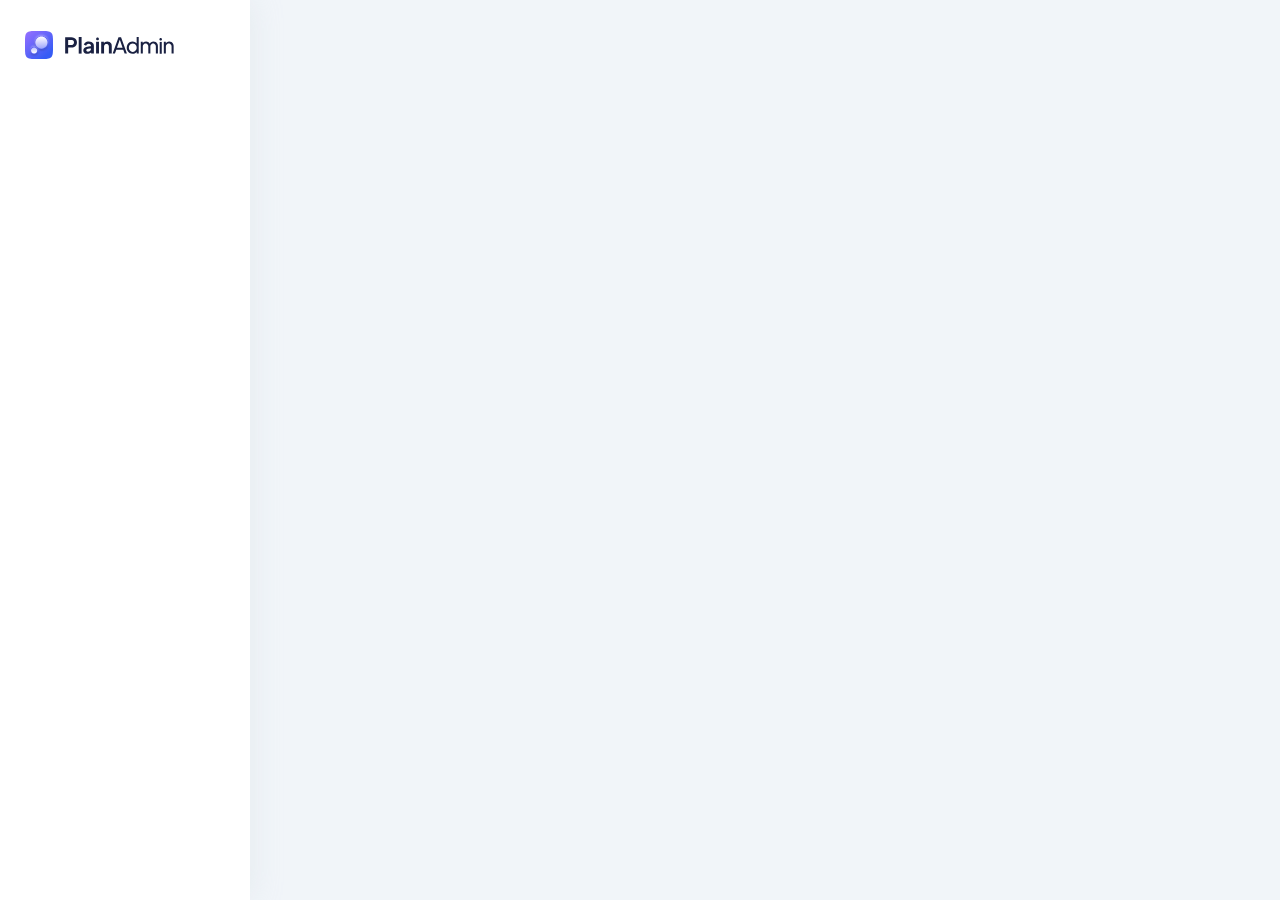
<file: index3.html>
<!DOCTYPE html>
<html lang="en">
<head>
    <meta charset="UTF-8" />
    <meta http-equiv="X-UA-Compatible" content="IE=edge" />
    <meta name="viewport" content="width=device-width, initial-scale=1.0" />
    <link rel="shortcut icon" href="assets3/images/favicon.svg" type="image/x-icon" />

    <title>My PlainAdmin Demo | Bootstrap 5 Admin Template</title>

    <!-- ========== All CSS files linkup ========= -->
    <link rel="stylesheet" href="assets3/css/bootstrap.css" />
    <link rel="stylesheet" href="assets3/css/main.css" />
</head>
<body>
    <!-- ======== Preloader =========== -->
    <div id="preloader">
        <div class="spinner"></div>
    </div>
    <!-- ======== Preloader =========== -->

    <!-- ======== sidebar-nav start =========== -->
    <aside class="sidebar-nav-wrapper">
        <div class="navbar-logo">
            <a href="index3.html">
                <img src="assets3/images/logo/logo.svg" alt="logo" />
            </a>
        </div>
    </aside>
    <div class="overlay"></div>
    <!-- ======== sidebar-nav end =========== -->

    <!-- ========= All Javascript files linkup ======== -->
    <script src="assets3/js/bootstrap.bundle.js"></script>
</body>
</html>
</file>
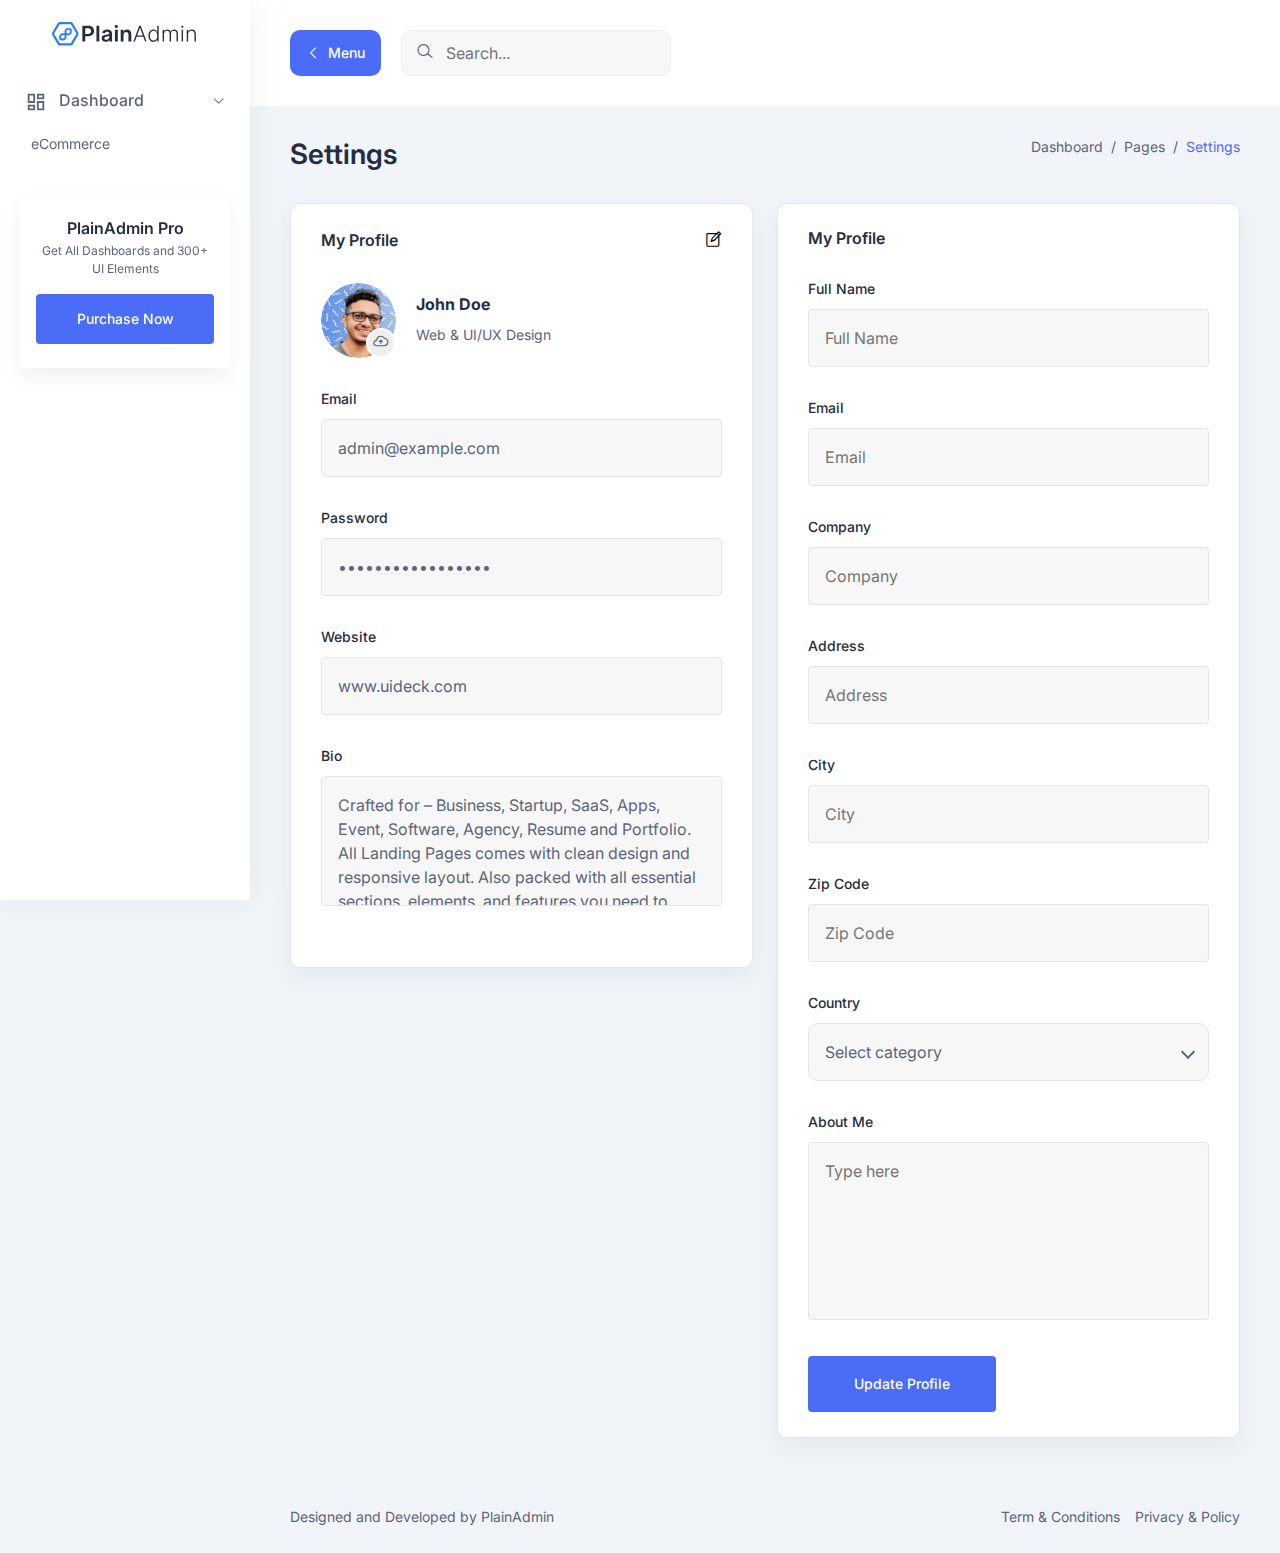
<file: settings.html>
<!DOCTYPE html>
<html lang="en">
    <head>
        <meta charset="UTF-8" />
        <meta http-equiv="X-UA-Compatible" content="IE=edge" />
        <meta name="viewport" content="width=device-width, initial-scale=1.0" />
        <link
                rel="shortcut icon"
                href="assets2/images/favicon.svg"
                type="image/x-icon"
        />
        <title>Settings | PlainAdmin Demo</title>

        <!-- ========== All CSS files linkup ========= -->
        <link rel="stylesheet" href="assets2/css/bootstrap.css" />
        <link rel="stylesheet" href="assets2/css/lineicons.css" />
        <link rel="stylesheet" href="assets2/css/main.css" />


    </head>
    <body>
        <!-- ======== sidebar-nav start =========== -->
        <aside class="sidebar-nav-wrapper">
            <div class="navbar-logo">
                <a href="index.html">
                    <img src="assets2/images/logo/logo.svg" alt="logo" />
                </a>
            </div>
            <nav class="sidebar-nav">
                <ul>
                    <li class="nav-item nav-item-has-children">
                        <a
                            href="#0"
                            class="collapsed"
                            data-bs-toggle="collapse"
                            data-bs-target="#ddmenu_1"
                            aria-controls="ddmenu_1"
                            aria-expanded="false"
                            aria-label="Toggle navigation"
                        >
                            <span class="icon">
                                <svg width="22" height="22" viewBox="0 0 22 22">
                                    <path
                                        d="M17.4167 4.58333V6.41667H13.75V4.58333H17.4167ZM8.25 4.58333V10.0833H4.58333V4.58333H8.25ZM17.4167 11.9167V17.4167H13.75V11.9167H17.4167ZM8.25 15.5833V17.4167H4.58333V15.5833H8.25ZM19.25 2.75H11.9167V8.25H19.25V2.75ZM10.0833 2.75H2.75V11.9167H10.0833V2.75ZM19.25 10.0833H11.9167V19.25H19.25V10.0833ZM10.0833 13.75H2.75V19.25H10.0833V13.75Z"
                                    />
                                </svg>
                            </span>
                            <span class="text">Dashboard</span>
                        </a>
                        <ul id="ddmenu_1" class="collapse dropdown-nav">
                            <li>
                                <a href="index.html"> eCommerce </a>
                            </li>
                        </ul>
                    </li>



                </ul>
            </nav>
            <div class="promo-box">
                <h3>PlainAdmin Pro</h3>
                <p>Get All Dashboards and 300+ UI Elements</p>
                <a
                    href="https://plainadmin.com/pro"
                    target="_blank"
                    rel="nofollow"
                    class="main-btn primary-btn btn-hover"
                >
                    Purchase Now
                </a>
            </div>
        </aside>
        <div class="overlay"></div>
        <!-- ======== sidebar-nav end =========== -->

        <!-- ======== main-wrapper start =========== -->
        <main class="main-wrapper">
            <!-- ========== header start ========== -->
            <header class="header">
                <div class="container-fluid">
                    <div class="row">

                        <div class="col-lg-5 col-md-5 col-6">
                            <div class="header-left d-flex align-items-center">
                                <div class="menu-toggle-btn mr-20">
                                    <button
                                            id="menu-toggle"
                                            class="main-btn primary-btn btn-hover"
                                    >
                                        <i class="lni lni-chevron-left me-2"></i> Menu
                                    </button>
                                </div>

                                <div class="header-search d-none d-md-flex">
                                    <form action="#">
                                        <input type="text" placeholder="Search..." />
                                        <button><i class="lni lni-search-alt"></i></button>
                                    </form>
                                </div>
                            </div>
                        </div>

                        <div class="col-lg-7 col-md-7 col-6">
                            <div class="header-right">
                                <!-- notification start -->

                                <!--
                                <div class="notification-box ml-15 d-none d-md-flex">
                                    <button
                                        class="dropdown-toggle"
                                        type="button"
                                        id="notification"
                                        data-bs-toggle="dropdown"
                                        aria-expanded="false"
                                    >
                                        <i class="lni lni-alarm"></i>
                                        <span>2</span>
                                    </button>
                                    <ul
                                            class="dropdown-menu dropdown-menu-end"
                                            aria-labelledby="notification"
                                    >
                                        <li>
                                            <a href="#0">
                                                <div class="image">
                                                    <img src="assets/images/lead/lead-6.png" alt="" />
                                                </div>
                                                <div class="content">
                                                    <h6>
                                                        John Doe
                                                        <span class="text-regular">
                                                            comment on a product.
                                                        </span>
                                                    </h6>
                                                    <p>
                                                        Lorem ipsum dolor sit amet, consect etur adipiscing
                                                        elit Vivamus tortor.
                                                    </p>
                                                    <span>10 mins ago</span>
                                                </div>
                                            </a>
                                        </li>
                                        <li>
                                            <a href="#0">
                                                <div class="image">
                                                    <img src="assets/images/lead/lead-1.png" alt="" />
                                                </div>
                                                <div class="content">
                                                    <h6>
                                                        Jonathon
                                                        <span class="text-regular">
                                                            like on a product.
                                                        </span>
                                                    </h6>
                                                    <p>
                                                        Lorem ipsum dolor sit amet, consect etur adipiscing
                                                        elit Vivamus tortor.
                                                    </p>
                                                    <span>10 mins ago</span>
                                                </div>
                                            </a>
                                        </li>
                                    </ul>
                                </div>
                                -->

                                <!-- notification end -->
                            </div>
                        </div>

                    </div>
                </div>
            </header>
            <!-- ========== header end ========== -->

            <!-- ========== section start ========== -->
            <section class="section">
                <div class="container-fluid">

                    <!-- ========== title-wrapper start ========== -->
                    <div class="title-wrapper pt-30">
                        <div class="row align-items-center">

                            <div class="col-md-6">
                                <div class="title mb-30">
                                    <h2>Settings</h2>
                                </div>
                            </div>
                            <!-- end col -->

                            <div class="col-md-6">
                                <div class="breadcrumb-wrapper mb-30">
                                    <nav aria-label="breadcrumb">
                                        <ol class="breadcrumb">
                                            <li class="breadcrumb-item">
                                                <a href="#0">Dashboard</a>
                                            </li>
                                            <li class="breadcrumb-item"><a href="#0">Pages</a></li>
                                            <li class="breadcrumb-item active" aria-current="page">
                                                Settings
                                            </li>
                                        </ol>
                                    </nav>
                                </div>
                            </div>
                            <!-- end col -->

                        </div>
                        <!-- end row -->
                    </div>
                    <!-- ========== title-wrapper end ========== -->

                    <div class="row">

                        <div class="col-lg-6">
                            <div class="card-style settings-card-1 mb-30">
                                <div
                                    class="
                                        title
                                        mb-30
                                        d-flex
                                        justify-content-between
                                        align-items-center
                                    "
                                >
                                    <h6>My Profile</h6>
                                    <button class="border-0 bg-transparent">
                                        <i class="lni lni-pencil-alt"></i>
                                    </button>
                                </div>
                                <div class="profile-info">
                                    <div class="d-flex align-items-center mb-30">
                                        <div class="profile-image">
                                            <img src="assets2/images/profile/profile-1.png" alt="" />
                                            <div class="update-image">
                                                <input type="file" />
                                                <label for=""
                                                ><i class="lni lni-cloud-upload"></i
                                                ></label>
                                            </div>
                                        </div>
                                        <div class="profile-meta">
                                            <h5 class="text-bold text-dark mb-10">John Doe</h5>
                                            <p class="text-sm text-gray">Web & UI/UX Design</p>
                                        </div>
                                    </div>
                                    <div class="input-style-1">
                                        <label>Email</label>
                                        <input
                                                type="email"
                                                placeholder="admin@example.com"
                                                value="admin@example.com"
                                        />
                                    </div>
                                    <div class="input-style-1">
                                        <label>Password</label>
                                        <input type="password" value="admin@example.com" />
                                    </div>
                                    <div class="input-style-1">
                                        <label>Website</label>
                                        <input
                                                type="text"
                                                placeholder="www.uideck.com"
                                                value="www.uideck.com"
                                        />
                                    </div>
                                    <div class="input-style-1">
                                        <label>Bio</label>
                                        <textarea placeholder="Write your bio here" rows="4">
Crafted for – Business, Startup, SaaS, Apps, Event, Software, Agency, Resume and Portfolio. All Landing Pages comes with clean design and responsive layout. Also packed with all essential sections, elements, and features you need to launch</textarea>
                                    </div>
                                </div>
                            </div>
                            <!-- end card -->
                        </div>
                        <!-- end col -->

                        <div class="col-lg-6">
                            <div class="card-style settings-card-2 mb-30">
                                <div class="title mb-30">
                                    <h6>My Profile</h6>
                                </div>
                                <form action="#">
                                    <div class="row">
                                        <div class="col-12">
                                            <div class="input-style-1">
                                                <label>Full Name</label>
                                                <input type="text" placeholder="Full Name" />
                                            </div>
                                        </div>
                                        <div class="col-12">
                                            <div class="input-style-1">
                                                <label>Email</label>
                                                <input type="email" placeholder="Email" />
                                            </div>
                                        </div>
                                        <div class="col-12">
                                            <div class="input-style-1">
                                                <label>Company</label>
                                                <input type="text" placeholder="Company" />
                                            </div>
                                        </div>
                                        <div class="col-12">
                                            <div class="input-style-1">
                                                <label>Address</label>
                                                <input type="text" placeholder="Address" />
                                            </div>
                                        </div>
                                        <div class="col-xxl-4">
                                            <div class="input-style-1">
                                                <label>City</label>
                                                <input type="text" placeholder="City" />
                                            </div>
                                        </div>
                                        <div class="col-xxl-4">
                                            <div class="input-style-1">
                                                <label>Zip Code</label>
                                                <input type="text" placeholder="Zip Code" />
                                            </div>
                                        </div>
                                        <div class="col-xxl-4">
                                            <div class="select-style-1">
                                                <label>Country</label>
                                                <div class="select-position">
                                                    <select class="light-bg">
                                                        <option value="">Select category</option>
                                                        <option value="">USA</option>
                                                        <option value="">UK</option>
                                                        <option value="">Canada</option>
                                                        <option value="">India</option>
                                                        <option value="">Bangladesh</option>
                                                    </select>
                                                </div>
                                            </div>
                                        </div>
                                        <div class="col-12">
                                            <div class="input-style-1">
                                                <label>About Me</label>
                                                <textarea placeholder="Type here" rows="6"></textarea>
                                            </div>
                                        </div>
                                        <div class="col-12">
                                            <button class="main-btn primary-btn btn-hover">
                                                Update Profile
                                            </button>
                                        </div>
                                    </div>
                                </form>
                            </div>
                            <!-- end card -->
                        </div>
                        <!-- end col -->


                    </div>
                    <!-- end row -->
                </div>
                <!-- end container -->
            </section>
            <!-- ========== section end ========== -->

            <!-- ========== footer start =========== -->
            <footer class="footer">
                <div class="container-fluid">
                    <div class="row">
                        <div class="col-md-6 order-last order-md-first">
                            <div class="copyright text-center text-md-start">
                                <p class="text-sm">
                                    Designed and Developed by
                                    <a
                                        href="https://plainadmin.com"
                                        rel="nofollow"
                                        target="_blank"
                                    >
                                        PlainAdmin
                                    </a>
                                </p>
                            </div>
                        </div>
                        <!-- end col-->
                        <div class="col-md-6">
                            <div
                                class="
                                    terms
                                    d-flex
                                    justify-content-center justify-content-md-end
                                "
                            >
                                <a href="#0" class="text-sm">Term & Conditions</a>
                                <a href="#0" class="text-sm ml-15">Privacy & Policy</a>
                            </div>
                        </div>
                    </div>
                    <!-- end row -->
                </div>
                <!-- end container -->
            </footer>
            <!-- ========== footer end =========== -->

        </main>
        <!-- ======== main-wrapper end =========== -->

        <!-- ========= All Javascript files linkup ======== -->
        <script src="assets2/js/bootstrap.bundle.js"></script>
    </body>
</html>
</file>
<file: assets/css/fullcalendar.css>
.fc-icon,.fc-unselectable{-moz-user-select:none;-ms-user-select:none}.fc .fc-button,.fc-icon{text-transform:none;font-weight:400}.fc-not-allowed,.fc-not-allowed .fc-event{cursor:not-allowed}.fc .fc-button:not(:disabled),.fc a[data-navlink],.fc-event.fc-event-draggable,.fc-event[href]{cursor:pointer}.fc-unselectable{-webkit-user-select:none;user-select:none;-webkit-touch-callout:none;-webkit-tap-highlight-color:transparent}.fc{display:flex;flex-direction:column;font-size:1em}.fc .fc-button,.fc-icon{display:inline-block;text-align:center}.fc,.fc *,.fc :after,.fc :before{box-sizing:border-box}.fc table{border-collapse:collapse;border-spacing:0;font-size:1em}.fc th{text-align:center}.fc td,.fc th{vertical-align:top;padding:0}.fc .fc-button,.fc .fc-button .fc-icon,.fc .fc-button-group,.fc .fc-timegrid-slot-label{vertical-align:middle}.fc a[data-navlink]:hover{text-decoration:underline}.fc .fc-button:hover,.fc .fc-list-event-title a,a.fc-event,a.fc-event:hover{text-decoration:none}.fc-direction-ltr{direction:ltr;text-align:left}.fc-direction-rtl{direction:rtl;text-align:right}.fc-theme-standard td,.fc-theme-standard th{border:1px solid #ddd;border:1px solid var(--fc-border-color,#ddd)}.fc-liquid-hack td,.fc-liquid-hack th{position:relative}@font-face{font-family:fcicons;src:url("[data-uri]") format('truetype');font-weight:400;font-style:normal}.fc-icon{width:1em;height:1em;-webkit-user-select:none;user-select:none;font-family:fcicons!important;speak:none;font-style:normal;font-variant:normal;line-height:1;-webkit-font-smoothing:antialiased;-moz-osx-font-smoothing:grayscale}.fc-icon-chevron-left:before{content:"\e900"}.fc-icon-chevron-right:before{content:"\e901"}.fc-icon-chevrons-left:before{content:"\e902"}.fc-icon-chevrons-right:before{content:"\e903"}.fc-icon-minus-square:before{content:"\e904"}.fc-icon-plus-square:before{content:"\e905"}.fc-icon-x:before{content:"\e906"}.fc .fc-button{overflow:visible;text-transform:none;margin:0;font-family:inherit}.fc .fc-button::-moz-focus-inner{padding:0;border-style:none}.fc .fc-button{-webkit-appearance:button;-webkit-user-select:none;-moz-user-select:none;-ms-user-select:none;user-select:none;background-color:transparent;border:1px solid transparent;padding:.4em .65em;font-size:1em;line-height:1.5;border-radius:.25em}.fc .fc-button:focus{outline:0;box-shadow:0 0 0 .2rem rgba(44,62,80,.25)}.fc .fc-button-primary:focus,.fc .fc-button-primary:not(:disabled).fc-button-active:focus,.fc .fc-button-primary:not(:disabled):active:focus{box-shadow:0 0 0 .2rem rgba(76,91,106,.5)}.fc .fc-button:disabled{opacity:.65}.fc .fc-button-primary{color:#fff;color:var(--fc-button-text-color,#fff);background-color:#2C3E50;background-color:var(--fc-button-bg-color,#2C3E50);border-color:#2C3E50;border-color:var(--fc-button-border-color,#2C3E50)}.fc .fc-button-primary:hover{color:#fff;color:var(--fc-button-text-color,#fff);background-color:#1e2b37;background-color:var(--fc-button-hover-bg-color,#1e2b37);border-color:#1a252f;border-color:var(--fc-button-hover-border-color,#1a252f)}.fc .fc-button-primary:disabled{color:#fff;color:var(--fc-button-text-color,#fff);background-color:#2C3E50;background-color:var(--fc-button-bg-color,#2C3E50);border-color:#2C3E50;border-color:var(--fc-button-border-color,#2C3E50)}.fc .fc-button-primary:not(:disabled).fc-button-active,.fc .fc-button-primary:not(:disabled):active{color:#fff;color:var(--fc-button-text-color,#fff);background-color:#1a252f;background-color:var(--fc-button-active-bg-color,#1a252f);border-color:#151e27;border-color:var(--fc-button-active-border-color,#151e27)}.fc .fc-button .fc-icon{font-size:1.5em}.fc .fc-button-group{position:relative;display:inline-flex}.fc .fc-button-group>.fc-button{position:relative;flex:1 1 auto}.fc .fc-button-group>.fc-button.fc-button-active,.fc .fc-button-group>.fc-button:active,.fc .fc-button-group>.fc-button:focus,.fc .fc-button-group>.fc-button:hover{z-index:1}.fc-direction-ltr .fc-button-group>.fc-button:not(:first-child){margin-left:-1px;border-top-left-radius:0;border-bottom-left-radius:0}.fc-direction-ltr .fc-button-group>.fc-button:not(:last-child){border-top-right-radius:0;border-bottom-right-radius:0}.fc-direction-rtl .fc-button-group>.fc-button:not(:first-child){margin-right:-1px;border-top-right-radius:0;border-bottom-right-radius:0}.fc-direction-rtl .fc-button-group>.fc-button:not(:last-child){border-top-left-radius:0;border-bottom-left-radius:0}.fc .fc-toolbar{display:flex;justify-content:space-between;align-items:center}.fc .fc-toolbar.fc-header-toolbar{margin-bottom:1.5em}.fc .fc-toolbar.fc-footer-toolbar{margin-top:1.5em}.fc .fc-toolbar-title{font-size:1.75em;margin:0}.fc-direction-ltr .fc-toolbar>*>:not(:first-child){margin-left:.75em}.fc-direction-rtl .fc-toolbar>*>:not(:first-child){margin-right:.75em}.fc-direction-rtl .fc-toolbar-ltr{flex-direction:row-reverse}.fc .fc-scroller{-webkit-overflow-scrolling:touch;position:relative}.fc .fc-scroller-liquid{height:100%}.fc .fc-scroller-liquid-absolute{position:absolute;top:0;right:0;left:0;bottom:0}.fc .fc-scroller-harness{position:relative;overflow:hidden;direction:ltr}.fc .fc-scroller-harness-liquid{height:100%}.fc-direction-rtl .fc-scroller-harness>.fc-scroller{direction:rtl}.fc-theme-standard .fc-scrollgrid{border:1px solid #ddd;border:1px solid var(--fc-border-color,#ddd)}.fc .fc-scrollgrid,.fc .fc-scrollgrid-section-footer>*,.fc .fc-scrollgrid-section-header>*{border-bottom-width:0}.fc .fc-scrollgrid,.fc .fc-scrollgrid table{width:100%;table-layout:fixed}.fc .fc-scrollgrid table{border-top-style:hidden;border-left-style:hidden;border-right-style:hidden}.fc .fc-scrollgrid{border-collapse:separate;border-right-width:0}.fc .fc-scrollgrid-liquid{height:100%}.fc .fc-scrollgrid-section,.fc .fc-scrollgrid-section table,.fc .fc-scrollgrid-section>td{height:1px}.fc .fc-scrollgrid-section-liquid>td{height:100%}.fc .fc-scrollgrid-section>*{border-top-width:0;border-left-width:0}.fc .fc-scrollgrid-section-body table,.fc .fc-scrollgrid-section-footer table{border-bottom-style:hidden}.fc .fc-scrollgrid-section-sticky>*{background:var(--fc-page-bg-color,#fff);position:sticky;z-index:3}.fc .fc-scrollgrid-section-header.fc-scrollgrid-section-sticky>*{top:0}.fc .fc-scrollgrid-section-footer.fc-scrollgrid-section-sticky>*{bottom:0}.fc .fc-scrollgrid-sticky-shim{height:1px;margin-bottom:-1px}.fc-sticky{position:sticky}.fc .fc-view-harness{flex-grow:1;position:relative}.fc .fc-bg-event,.fc .fc-highlight,.fc .fc-non-business,.fc .fc-view-harness-active>.fc-view{position:absolute;top:0;left:0;right:0;bottom:0}.fc .fc-col-header-cell-cushion{display:inline-block;padding:2px 4px}.fc .fc-non-business{background:rgba(215,215,215,.3);background:var(--fc-non-business-color,rgba(215,215,215,.3))}.fc .fc-bg-event{background:var(--fc-bg-event-color,#8fdf82);opacity:.3;opacity:var(--fc-bg-event-opacity,.3)}.fc .fc-bg-event .fc-event-title{margin:.5em;font-size:.85em;font-size:var(--fc-small-font-size,.85em);font-style:italic}.fc .fc-highlight{background:rgba(188,232,241,.3);background:var(--fc-highlight-color,rgba(188,232,241,.3))}.fc .fc-cell-shaded,.fc .fc-day-disabled{background:rgba(208,208,208,.3);background:var(--fc-neutral-bg-color,rgba(208,208,208,.3))}.fc-event .fc-event-main{position:relative;z-index:2}.fc-event-dragging:not(.fc-event-selected){opacity:.75}.fc-event-dragging.fc-event-selected{box-shadow:0 2px 7px rgba(0,0,0,.3)}.fc-event .fc-event-resizer{display:none;position:absolute;z-index:4}.fc-event-selected .fc-event-resizer,.fc-event:hover .fc-event-resizer,.fc-h-event,.fc-v-event{display:block}.fc-event-selected .fc-event-resizer{border-radius:4px;border-radius:calc(var(--fc-event-resizer-dot-total-width,8px)/ 2);border-width:1px;border-width:var(--fc-event-resizer-dot-border-width,1px);width:8px;width:var(--fc-event-resizer-dot-total-width,8px);height:8px;height:var(--fc-event-resizer-dot-total-width,8px);border-style:solid;border-color:inherit;background:var(--fc-page-bg-color,#fff)}.fc-event-selected .fc-event-resizer:before{content:'';position:absolute;top:-20px;left:-20px;right:-20px;bottom:-20px}.fc-event-selected,.fc-event:focus{box-shadow:0 2px 5px rgba(0,0,0,.2)}.fc-event-selected:before,.fc-event:focus:before{content:"";position:absolute;z-index:3;top:0;left:0;right:0;bottom:0}.fc-event-selected:after,.fc-event:focus:after{content:"";background:rgba(0,0,0,.25);background:var(--fc-event-selected-overlay-color,rgba(0,0,0,.25));position:absolute;z-index:1;top:-1px;left:-1px;right:-1px;bottom:-1px}.fc-h-event{border:1px solid #3788d8;border:1px solid var(--fc-event-border-color,#3788d8);background-color:#3788d8;background-color:var(--fc-event-bg-color,#3788d8)}.fc-h-event .fc-event-main{color:#fff;color:var(--fc-event-text-color,#fff)}.fc-h-event .fc-event-main-frame{display:flex}.fc-h-event .fc-event-time{max-width:100%;overflow:hidden}.fc-h-event .fc-event-title-container{flex-grow:1;flex-shrink:1;min-width:0}.fc-h-event .fc-event-title{display:inline-block;vertical-align:top;left:0;right:0;max-width:100%;overflow:hidden}.fc-h-event.fc-event-selected:before{top:-10px;bottom:-10px}.fc-direction-ltr .fc-daygrid-block-event:not(.fc-event-start),.fc-direction-rtl .fc-daygrid-block-event:not(.fc-event-end){border-top-left-radius:0;border-bottom-left-radius:0;border-left-width:0}.fc-direction-ltr .fc-daygrid-block-event:not(.fc-event-end),.fc-direction-rtl .fc-daygrid-block-event:not(.fc-event-start){border-top-right-radius:0;border-bottom-right-radius:0;border-right-width:0}.fc-h-event:not(.fc-event-selected) .fc-event-resizer{top:0;bottom:0;width:8px;width:var(--fc-event-resizer-thickness,8px)}.fc-direction-ltr .fc-h-event:not(.fc-event-selected) .fc-event-resizer-start,.fc-direction-rtl .fc-h-event:not(.fc-event-selected) .fc-event-resizer-end{cursor:w-resize;left:-4px;left:calc(-.5 * var(--fc-event-resizer-thickness,8px))}.fc-direction-ltr .fc-h-event:not(.fc-event-selected) .fc-event-resizer-end,.fc-direction-rtl .fc-h-event:not(.fc-event-selected) .fc-event-resizer-start{cursor:e-resize;right:-4px;right:calc(-.5 * var(--fc-event-resizer-thickness,8px))}.fc-h-event.fc-event-selected .fc-event-resizer{top:50%;margin-top:-4px;margin-top:calc(-.5 * var(--fc-event-resizer-dot-total-width,8px))}.fc-direction-ltr .fc-h-event.fc-event-selected .fc-event-resizer-start,.fc-direction-rtl .fc-h-event.fc-event-selected .fc-event-resizer-end{left:-4px;left:calc(-.5 * var(--fc-event-resizer-dot-total-width,8px))}.fc-direction-ltr .fc-h-event.fc-event-selected .fc-event-resizer-end,.fc-direction-rtl .fc-h-event.fc-event-selected .fc-event-resizer-start{right:-4px;right:calc(-.5 * var(--fc-event-resizer-dot-total-width,8px))}.fc .fc-popover{position:absolute;z-index:9999;box-shadow:0 2px 6px rgba(0,0,0,.15)}.fc .fc-popover-header{display:flex;flex-direction:row;justify-content:space-between;align-items:center;padding:3px 4px}.fc .fc-popover-title{margin:0 2px}.fc .fc-popover-close{cursor:pointer;opacity:.65;font-size:1.1em}.fc-theme-standard .fc-popover{border:1px solid #ddd;border:1px solid var(--fc-border-color,#ddd);background:var(--fc-page-bg-color,#fff)}.fc-theme-standard .fc-popover-header{background:rgba(208,208,208,.3);background:var(--fc-neutral-bg-color,rgba(208,208,208,.3))}:root{--fc-daygrid-event-dot-width:8px;--fc-list-event-dot-width:10px;--fc-list-event-hover-bg-color:#f5f5f5}.fc-daygrid-day-events:after,.fc-daygrid-day-events:before,.fc-daygrid-day-frame:after,.fc-daygrid-day-frame:before,.fc-daygrid-event-harness:after,.fc-daygrid-event-harness:before{content:"";clear:both;display:table}.fc .fc-daygrid-body{position:relative;z-index:1}.fc .fc-daygrid-day.fc-day-today{background-color:rgba(255,220,40,.15);background-color:var(--fc-today-bg-color,rgba(255,220,40,.15))}.fc .fc-daygrid-day-frame{position:relative;min-height:100%}.fc .fc-daygrid-day-top{display:flex;flex-direction:row-reverse}.fc .fc-day-other .fc-daygrid-day-top{opacity:.3}.fc .fc-daygrid-day-number{position:relative;z-index:4;padding:4px}.fc .fc-daygrid-day-events{margin-top:1px}.fc .fc-daygrid-body-balanced .fc-daygrid-day-events{position:absolute;left:0;right:0}.fc .fc-daygrid-body-unbalanced .fc-daygrid-day-events{position:relative;min-height:2em}.fc .fc-daygrid-body-natural .fc-daygrid-day-events{margin-bottom:1em}.fc .fc-daygrid-event-harness{position:relative}.fc .fc-daygrid-event-harness-abs{position:absolute;top:0;left:0;right:0}.fc .fc-daygrid-bg-harness{position:absolute;top:0;bottom:0}.fc .fc-daygrid-day-bg .fc-non-business{z-index:1}.fc .fc-daygrid-day-bg .fc-bg-event{z-index:2}.fc .fc-daygrid-day-bg .fc-highlight{z-index:3}.fc .fc-daygrid-event{z-index:6;margin-top:1px}.fc .fc-daygrid-event.fc-event-mirror{z-index:7}.fc .fc-daygrid-day-bottom{font-size:.85em;padding:2px 3px 0}.fc .fc-daygrid-day-bottom:before{content:"";clear:both;display:table}.fc .fc-daygrid-more-link{position:relative;z-index:4;cursor:pointer}.fc .fc-daygrid-week-number{position:absolute;z-index:5;top:0;padding:2px;min-width:1.5em;text-align:center;background-color:rgba(208,208,208,.3);background-color:var(--fc-neutral-bg-color,rgba(208,208,208,.3));color:grey;color:var(--fc-neutral-text-color,grey)}.fc .fc-more-popover .fc-popover-body{min-width:220px;padding:10px}.fc-direction-ltr .fc-daygrid-event.fc-event-start,.fc-direction-rtl .fc-daygrid-event.fc-event-end{margin-left:2px}.fc-direction-ltr .fc-daygrid-event.fc-event-end,.fc-direction-rtl .fc-daygrid-event.fc-event-start{margin-right:2px}.fc-direction-ltr .fc-daygrid-week-number{left:0;border-radius:0 0 3px}.fc-direction-rtl .fc-daygrid-week-number{right:0;border-radius:0 0 0 3px}.fc-liquid-hack .fc-daygrid-day-frame{position:static}.fc-daygrid-event{position:relative;white-space:nowrap;border-radius:3px;font-size:.85em;font-size:var(--fc-small-font-size,.85em)}.fc-daygrid-block-event .fc-event-time{font-weight:700}.fc-daygrid-block-event .fc-event-time,.fc-daygrid-block-event .fc-event-title{padding:1px}.fc-daygrid-dot-event{display:flex;align-items:center;padding:2px 0}.fc-daygrid-dot-event .fc-event-title{flex-grow:1;flex-shrink:1;min-width:0;overflow:hidden;font-weight:700}.fc-daygrid-dot-event.fc-event-mirror,.fc-daygrid-dot-event:hover{background:rgba(0,0,0,.1)}.fc-daygrid-dot-event.fc-event-selected:before{top:-10px;bottom:-10px}.fc-daygrid-event-dot{margin:0 4px;box-sizing:content-box;width:0;height:0;border:4px solid #3788d8;border:calc(var(--fc-daygrid-event-dot-width,8px)/ 2) solid var(--fc-event-border-color,#3788d8);border-radius:4px;border-radius:calc(var(--fc-daygrid-event-dot-width,8px)/ 2)}.fc-direction-ltr .fc-daygrid-event .fc-event-time{margin-right:3px}.fc-direction-rtl .fc-daygrid-event .fc-event-time{margin-left:3px}.fc-v-event{border:1px solid #3788d8;border:1px solid var(--fc-event-border-color,#3788d8);background-color:#3788d8;background-color:var(--fc-event-bg-color,#3788d8)}.fc-v-event .fc-event-main{color:#fff;color:var(--fc-event-text-color,#fff);height:100%}.fc-v-event .fc-event-main-frame{height:100%;display:flex;flex-direction:column}.fc-v-event .fc-event-time{flex-grow:0;flex-shrink:0;max-height:100%;overflow:hidden}.fc-v-event .fc-event-title-container{flex-grow:1;flex-shrink:1;min-height:0}.fc-v-event .fc-event-title{top:0;bottom:0;max-height:100%;overflow:hidden}.fc-v-event:not(.fc-event-start){border-top-width:0;border-top-left-radius:0;border-top-right-radius:0}.fc-v-event:not(.fc-event-end){border-bottom-width:0;border-bottom-left-radius:0;border-bottom-right-radius:0}.fc-v-event.fc-event-selected:before{left:-10px;right:-10px}.fc-v-event .fc-event-resizer-start{cursor:n-resize}.fc-v-event .fc-event-resizer-end{cursor:s-resize}.fc-v-event:not(.fc-event-selected) .fc-event-resizer{height:8px;height:var(--fc-event-resizer-thickness,8px);left:0;right:0}.fc-v-event:not(.fc-event-selected) .fc-event-resizer-start{top:-4px;top:calc(var(--fc-event-resizer-thickness,8px)/ -2)}.fc-v-event:not(.fc-event-selected) .fc-event-resizer-end{bottom:-4px;bottom:calc(var(--fc-event-resizer-thickness,8px)/ -2)}.fc-v-event.fc-event-selected .fc-event-resizer{left:50%;margin-left:-4px;margin-left:calc(var(--fc-event-resizer-dot-total-width,8px)/ -2)}.fc-v-event.fc-event-selected .fc-event-resizer-start{top:-4px;top:calc(var(--fc-event-resizer-dot-total-width,8px)/ -2)}.fc-v-event.fc-event-selected .fc-event-resizer-end{bottom:-4px;bottom:calc(var(--fc-event-resizer-dot-total-width,8px)/ -2)}.fc .fc-timegrid .fc-daygrid-body{z-index:2}.fc .fc-timegrid-axis-chunk>table,.fc .fc-timegrid-body,.fc .fc-timegrid-slots{position:relative;z-index:1}.fc .fc-timegrid-divider{padding:0 0 2px}.fc .fc-timegrid-body{min-height:100%}.fc .fc-timegrid-axis-chunk{position:relative}.fc .fc-timegrid-slot{height:1.5em;border-bottom:0}.fc .fc-timegrid-slot:empty:before{content:'\00a0'}.fc .fc-timegrid-slot-minor{border-top-style:dotted}.fc .fc-timegrid-slot-label-cushion{display:inline-block;white-space:nowrap}.fc .fc-timegrid-axis-cushion,.fc .fc-timegrid-slot-label-cushion{padding:0 4px}.fc .fc-timegrid-axis-frame-liquid{height:100%}.fc .fc-timegrid-axis-frame{overflow:hidden;display:flex;align-items:center;justify-content:flex-end}.fc .fc-timegrid-axis-cushion{max-width:60px;flex-shrink:0}.fc-direction-ltr .fc-timegrid-slot-label-frame{text-align:right}.fc-direction-rtl .fc-timegrid-slot-label-frame{text-align:left}.fc-liquid-hack .fc-timegrid-axis-frame-liquid{height:auto;position:absolute;top:0;right:0;bottom:0;left:0}.fc .fc-timegrid-col.fc-day-today{background-color:rgba(255,220,40,.15);background-color:var(--fc-today-bg-color,rgba(255,220,40,.15))}.fc .fc-timegrid-col-frame{min-height:100%;position:relative}.fc-media-screen.fc-liquid-hack .fc-timegrid-col-frame{height:auto;position:absolute;top:0;right:0;bottom:0;left:0}.fc-media-screen .fc-timegrid-cols{position:absolute;top:0;left:0;right:0;bottom:0}.fc-media-screen .fc-timegrid-cols>table{height:100%}.fc-media-screen .fc-timegrid-col-bg,.fc-media-screen .fc-timegrid-col-events,.fc-media-screen .fc-timegrid-now-indicator-container{position:absolute;top:0;left:0;right:0}.fc .fc-timegrid-col-bg{z-index:2}.fc .fc-timegrid-col-bg .fc-non-business{z-index:1}.fc .fc-timegrid-col-bg .fc-bg-event{z-index:2}.fc .fc-timegrid-col-bg .fc-highlight,.fc .fc-timegrid-col-events{z-index:3}.fc .fc-timegrid-bg-harness{position:absolute;left:0;right:0}.fc .fc-timegrid-now-indicator-container{bottom:0;overflow:hidden}.fc-direction-ltr .fc-timegrid-col-events{margin:0 2.5% 0 2px}.fc-direction-rtl .fc-timegrid-col-events{margin:0 2px 0 2.5%}.fc-timegrid-event-harness{position:absolute}.fc-timegrid-event-harness>.fc-timegrid-event{position:absolute;top:0;bottom:0;left:0;right:0}.fc-timegrid-event-harness-inset .fc-timegrid-event,.fc-timegrid-event.fc-event-mirror,.fc-timegrid-more-link{box-shadow:0 0 0 1px #fff;box-shadow:0 0 0 1px var(--fc-page-bg-color,#fff)}.fc-timegrid-event,.fc-timegrid-more-link{font-size:.85em;font-size:var(--fc-small-font-size,.85em);border-radius:3px}.fc-timegrid-event{margin-bottom:1px}.fc-timegrid-event .fc-event-main{padding:1px 1px 0}.fc-timegrid-event .fc-event-time{white-space:nowrap;font-size:.85em;font-size:var(--fc-small-font-size,.85em);margin-bottom:1px}.fc-timegrid-event-short .fc-event-main-frame{flex-direction:row;overflow:hidden}.fc-timegrid-event-short .fc-event-time:after{content:'\00a0-\00a0'}.fc-timegrid-event-short .fc-event-title{font-size:.85em;font-size:var(--fc-small-font-size,.85em)}.fc-timegrid-more-link{position:absolute;z-index:9999;color:inherit;color:var(--fc-more-link-text-color,inherit);background:var(--fc-more-link-bg-color,#d0d0d0);cursor:pointer;margin-bottom:1px}.fc-timegrid-more-link-inner{padding:3px 2px;top:0}.fc-direction-ltr .fc-timegrid-more-link{right:0}.fc-direction-rtl .fc-timegrid-more-link{left:0}.fc .fc-timegrid-now-indicator-line{position:absolute;z-index:4;left:0;right:0;border-style:solid;border-color:red;border-color:var(--fc-now-indicator-color,red);border-width:1px 0 0}.fc .fc-timegrid-now-indicator-arrow{position:absolute;z-index:4;margin-top:-5px;border-style:solid;border-color:red;border-color:var(--fc-now-indicator-color,red)}.fc-direction-ltr .fc-timegrid-now-indicator-arrow{left:0;border-width:5px 0 5px 6px;border-top-color:transparent;border-bottom-color:transparent}.fc-direction-rtl .fc-timegrid-now-indicator-arrow{right:0;border-width:5px 6px 5px 0;border-top-color:transparent;border-bottom-color:transparent}.fc-theme-standard .fc-list{border:1px solid #ddd;border:1px solid var(--fc-border-color,#ddd)}.fc .fc-list-empty{background-color:rgba(208,208,208,.3);background-color:var(--fc-neutral-bg-color,rgba(208,208,208,.3));height:100%;display:flex;justify-content:center;align-items:center}.fc .fc-list-empty-cushion{margin:5em 0}.fc .fc-list-table{width:100%;border-style:hidden}.fc .fc-list-table tr>*{border-left:0;border-right:0}.fc .fc-list-sticky .fc-list-day>*{position:sticky;top:0;background:var(--fc-page-bg-color,#fff)}.fc .fc-list-table thead{position:absolute;left:-10000px}.fc .fc-list-table tbody>tr:first-child th{border-top:0}.fc .fc-list-table th{padding:0}.fc .fc-list-day-cushion,.fc .fc-list-table td{padding:8px 14px}.fc .fc-list-day-cushion:after{content:"";clear:both;display:table}.fc-theme-standard .fc-list-day-cushion{background-color:rgba(208,208,208,.3);background-color:var(--fc-neutral-bg-color,rgba(208,208,208,.3))}.fc-direction-ltr .fc-list-day-text,.fc-direction-rtl .fc-list-day-side-text{float:left}.fc-direction-ltr .fc-list-day-side-text,.fc-direction-rtl .fc-list-day-text{float:right}.fc-direction-ltr .fc-list-table .fc-list-event-graphic{padding-right:0}.fc-direction-rtl .fc-list-table .fc-list-event-graphic{padding-left:0}.fc .fc-list-event.fc-event-forced-url{cursor:pointer}.fc .fc-list-event:hover td{background-color:#f5f5f5;background-color:var(--fc-list-event-hover-bg-color,#f5f5f5)}.fc .fc-list-event-graphic,.fc .fc-list-event-time{white-space:nowrap;width:1px}.fc .fc-list-event-dot{display:inline-block;box-sizing:content-box;width:0;height:0;border:5px solid #3788d8;border:calc(var(--fc-list-event-dot-width,10px)/ 2) solid var(--fc-event-border-color,#3788d8);border-radius:5px;border-radius:calc(var(--fc-list-event-dot-width,10px)/ 2)}.fc .fc-list-event-title a{color:inherit}.fc .fc-list-event.fc-event-forced-url:hover a{text-decoration:underline}.fc-theme-bootstrap a:not([href]){color:inherit}.fc-theme-bootstrap5 a:not([href]){color:inherit;text-decoration:inherit}.fc-theme-bootstrap5 .fc-list,.fc-theme-bootstrap5 .fc-scrollgrid,.fc-theme-bootstrap5 td,.fc-theme-bootstrap5 th{border:1px solid var(--bs-gray-400)}.fc-theme-bootstrap5 .fc-scrollgrid{border-right-width:0;border-bottom-width:0}.fc-theme-bootstrap5-shaded{background-color:var(--bs-gray-200)}
</file>
<file: assets/css/main.css>
/*===========================
		COMMON css
===========================*/
@import url("https://fonts.googleapis.com/css2?family=Inter:wght@300;400;500;600;700;800;900&display=swap");

body {
    font-family: "Inter", sans-serif !important;
    font-weight: normal;
    font-style: normal;
    color: #5d657b;
    overflow-x: hidden;
    background: #f1f5f9;
}

* {
    margin: 0;
    padding: 0;
    -webkit-box-sizing: border-box;
    -moz-box-sizing: border-box;
    box-sizing: border-box;
}

a:focus,
input:focus,
textarea:focus,
button:focus,
.btn:focus,
.btn.focus,
.btn:not(:disabled):not(.disabled).active,
.btn:not(:disabled):not(.disabled):active {
    text-decoration: none;
    outline: none;
    -webkit-box-shadow: none;
    -moz-box-shadow: none;
    box-shadow: none;
}

button,
a {
    -webkit-transition: all 0.3s ease-out 0s;
    -moz-transition: all 0.3s ease-out 0s;
    -ms-transition: all 0.3s ease-out 0s;
    -o-transition: all 0.3s ease-out 0s;
    transition: all 0.3s ease-out 0s;
}

a,
a:focus,
a:hover {
    text-decoration: none;
}

i,
span,
a {
    display: inline-block;
}

audio,
canvas,
iframe,
img,
svg,
video {
    vertical-align: middle;
}

ul,
ol {
    margin: 0px;
    padding: 0px;
    list-style-type: none;
}

p {
    font-size: 16px;
    font-weight: 400;
    line-height: 25px;
    margin: 0px;
}

/* ========== cart style ========== */
.card-style {
    background: #fff;
    box-sizing: border-box;
    padding: 25px 30px;
    position: relative;
    border: 1px solid #e2e8f0;
    box-shadow: 0px 10px 20px rgba(200, 208, 216, 0.3);
    border-radius: 10px;
}

@media (max-width: 767px) {
    .card-style {
        padding: 20px;
    }
}

.card-style .jvm-zoom-btn {
    position: absolute;
    display: inline-flex;
    justify-content: center;
    align-items: center;
    width: 30px;
    height: 30px;
    border: 1px solid rgba(0, 0, 0, 0.1);
    right: 30px;
    bottom: 30px;
    cursor: pointer;
}
.card-style .jvm-zoom-btn.jvm-zoomin {
    bottom: 70px;
}
.card-style .dropdown-toggle {
    border: none;
    background: none;
}
.card-style .dropdown-toggle::after {
    display: none;
}
.card-style .dropdown-menu {
    -webkit-box-shadow: 0px 0px 5px rgba(0, 0, 0, 0.07);
    -moz-box-shadow: 0px 0px 5px rgba(0, 0, 0, 0.07);
    box-shadow: 0px 0px 5px rgba(0, 0, 0, 0.07);
}
.card-style .dropdown-menu li:hover a {
    color: #4a6cf7 !important;
}
.card-style .dropdown-menu li a {
    display: block;
    font-size: 14px;
}

/* ============= typography css ============= */
h1,
h2,
h3,
h4,
h5,
h6,
.h1,
.h2,
.h3,
.h4,
.h5,
.h6 {
    color: #262d3f;
    margin: 0;
}

h1,
.h1 {
    font-size: 32px;
    font-weight: 700;
}

h2,
.h2 {
    font-size: 28px;
    font-weight: 600;
}

h3,
.h3 {
    font-size: 24px;
    font-weight: 500;
}

h4,
.h4 {
    font-size: 20px;
    font-weight: 600;
}

h5,
.h5 {
    font-size: 16px;
    font-weight: 700;
}

h6,
.h6 {
    font-size: 16px;
    font-weight: 600;
}

.text-regular {
    font-weight: 400;
}

.text-bold {
    font-weight: 700;
}

.text-sm {
    font-size: 14px;
    line-height: 22px;
}

.text-medium {
    font-weight: 500;
}

/* ========== table css ============= */
.table {
    border-collapse: inherit;
    border-spacing: 0px;
}

.table > :not(caption) > * > * {
    padding: 15px 0;
    border-bottom-color: #efefef;
    vertical-align: middle;
}

.table > :not(:last-child) > :last-child > * {
    border-bottom-color: #efefef;
}

.table tbody tr:first-child > * {
    padding-top: 20px;
}

.table tbody tr:last-child > * {
    border-bottom-color: transparent;
    padding-bottom: 0px;
}

.table th h6 {
    font-weight: 500;
    color: #262d3f;
    font-size: 14px;
}

.top-selling-table tr th,
.top-selling-table tr td {
    vertical-align: middle;
    padding: 10px 5px;
}

.top-selling-table tr .min-width {
    min-width: 80px;
    white-space: nowrap;
}

.top-selling-table .form-check-input[type=checkbox] {
    margin-left: 5px;
}

.top-selling-table .product {
    display: flex;
    align-items: center;
    min-width: 150px;
}
.top-selling-table .product .image {
    border-radius: 4px;
    overflow: hidden;
    margin-right: 15px;
    max-width: 50px;
    width: 100%;
    height: 50px;
}
.top-selling-table .product .image img {
    width: 100%;
}
.top-selling-table .product p {
    width: 100%;
}

.table td p {
    font-size: 14px;
    line-height: 1.5;
    color: #5d657b;
}
.table td p a {
    color: inherit;
}
.table td p a:hover {
    color: #4a6cf7;
}

.table .action {
    display: flex;
    align-items: center;
}
.table .action button {
    border: none;
    background: transparent;
    padding: 0px 6px;
    font-size: 18px;
}
.table .action button.edit:hover {
    color: #4a6cf7;
}
.table .action button::after {
    display: none;
}
.table .action .dropdown-menu {
    -webkit-box-shadow: 0px 0px 5px rgba(0, 0, 0, 0.07);
    -moz-box-shadow: 0px 0px 5px rgba(0, 0, 0, 0.07);
    box-shadow: 0px 0px 5px rgba(0, 0, 0, 0.07);
}
.table .action .dropdown-menu li:hover a {
    color: #4a6cf7 !important;
}
.table .action .dropdown-menu li a {
    display: block;
}

/* ========== end of table ========== */


/* ========== breadcrumb ============ */
.breadcrumb-wrapper {
    display: flex;
    justify-content: flex-end;
}

@media (max-width: 767px) {
    .breadcrumb-wrapper {
        justify-content: flex-start;
    }
}
.breadcrumb-wrapper .breadcrumb li {
    font-size: 14px;
    color: #4a6cf7;
}

.breadcrumb-wrapper .breadcrumb li a {
    color: #5d657b;
}
.breadcrumb-wrapper .breadcrumb li a:hover {
    color: #4a6cf7;
}

/* ========== header css ========== */
.header {
    padding: 30px 0;
    background: #fff;
}

.header .header-right .notification-box,
.header .header-right .header-message-box {
    position: relative;
}

.header .header-left .menu-toggle-btn .main-btn {
    padding: 0px 15px;
    height: 46px;
    line-height: 46px;
    border-radius: 10px;
    display: flex;
    align-items: center;
    justify-content: center;
}

.header .header-left .header-search form {
    max-width: 270px;
    position: relative;
}

.header .header-left .header-search form input {
    width: 100%;
    border: 1px solid #efefef;
    background: rgba(239, 239, 239, 0.5);
    border-radius: 10px;
    height: 46px;
    padding-left: 44px;
    -webkit-transition: all 0.3s ease-out 0s;
    -moz-transition: all 0.3s ease-out 0s;
    -ms-transition: all 0.3s ease-out 0s;
    -o-transition: all 0.3s ease-out 0s;
    transition: all 0.3s ease-out 0s;
}

.header .header-left .header-search form input:focus {
    border-color: #4a6cf7;
    background: #fff;
}

.header .header-left .header-search form button {
    position: absolute;
    border: none;
    background: transparent;
    left: 16px;
    top: 0;
    height: 46px;
    color: #5d657b;
    font-weight: 700;
}

.header .header-right {
    display: flex;
    justify-content: flex-end;
}

.header .header-right button {
    border: 1px solid #efefef;
    background: rgba(239, 239, 239, 0.5);
    border-radius: 10px;
    height: 46px;
    width: 46px;
    display: flex;
    justify-content: center;
    align-items: center;
    position: relative;
}

.header .header-right button::after {
    display: none;
}

.header .header-right button span {
    position: absolute;
    width: 20px;
    height: 20px;
    background: #4a6cf7;
    color: #fff;
    border-radius: 50%;
    display: flex;
    justify-content: center;
    align-items: center;
    top: -8px;
    right: -6px;
    font-size: 12px;
    font-weight: 500;
}

.header .header-right .dropdown-menu {
    width: 350px;
    border: 1px solid #efefef;
    padding: 10px 10px;
    -webkit-transition: all 0.3s ease-out 0s;
    -moz-transition: all 0.3s ease-out 0s;
    -ms-transition: all 0.3s ease-out 0s;
    -o-transition: all 0.3s ease-out 0s;
    transition: all 0.3s ease-out 0s;
    top: 24px !important;
    right: 0;
    position: absolute;
    transform: translate3d(0px, 60px, 0px);
    border-radius: 10px;
}

.header .header-right .dropdown-menu li {
    padding: 3px 0px;
    -webkit-transition: all 0.3s ease-out 0s;
    -moz-transition: all 0.3s ease-out 0s;
    -ms-transition: all 0.3s ease-out 0s;
    -o-transition: all 0.3s ease-out 0s;
    transition: all 0.3s ease-out 0s;
    border-bottom: 1px solid #efefef;
    position: relative;
    z-index: 2;
}

.header .header-right .dropdown-menu li:last-child {
    border-bottom: none;
}

.header .header-right .dropdown-menu li a {
    padding: 8px 12px;
    display: flex;
    color: rgba(0, 0, 0, 0.7);
    border-radius: 6px;
}

.header .header-right .dropdown-menu li a .image {
    max-width: 35px;
    width: 100%;
    height: 35px;
    border-radius: 50%;
    overflow: hidden;
    margin-right: 12px;
}

.header .header-right .dropdown-menu li a .image img {
    width: 100%;
}

.header .header-right .dropdown-menu li a .content {
    width: 100%;
}

.header .header-right .dropdown-menu li a .content h6 {
    font-size: 14px;
    margin-bottom: 5px;
    font-weight: 600;
    line-height: 1;
}

.header .header-right .dropdown-menu li a .content p {
    font-size: 14px;
    color: rgba(0, 0, 0, 0.7);
    margin-bottom: 0px;
    line-height: 1.4;
}.header .header-right button::after {
  display: none;
}

.header .header-right .dropdown-menu li a .content span {
    font-size: 12px;
    color: rgba(0, 0, 0, 0.5);
}

.header .header-right .notification-box .dropdown-menu.dropdown-menu-end {
    transform: translate3d(0px, 60px, 0px);
}

.header .header-right .header-message-box .dropdown-menu.dropdown-menu-end {
    transform: translate3d(0px, 60px, 0px);
}

.header .header-right .profile-box {
    display: flex;
    position: relative;
}

.header .header-right .profile-box .dropdown-menu {
    width: 230px;
}

.header .header-right .profile-box .dropdown-menu.dropdown-menu-end {
    transform: translate3d(0px, 60px, 0px);
}

.header .header-right .profile-box .dropdown-menu li {
    border-bottom: none;
}

.header .header-right .profile-box .dropdown-menu li a {
    font-size: 14px;
    display: flex;
    align-items: center;
}

.header .header-right .profile-box .dropdown-menu li a i {
    margin-right: 15px;
    font-weight: 700;
}

.header .header-right .profile-box button {
    width: auto;
}

.header .header-right .profile-box .profile-info {
    margin: 0 5px;
}

.header .header-right .profile-box .profile-info .info {
    display: flex;
    align-items: center;
}

.header .header-right .profile-box .profile-info .info .image {
    border: 2px solid #f9f9f9;
    -webkit-box-shadow: 0px 21px 25px rgba(218, 223, 227, 0.8);
    -moz-box-shadow: 0px 21px 25px rgba(218, 223, 227, 0.8);
    box-shadow: 0px 21px 25px rgba(218, 223, 227, 0.8);
    width: 46px;
    height: 46px;
    border-radius: 50%;
    margin-left: 16px;
    position: relative;
}

.header .header-right .profile-box .profile-info .info .image .status {
    width: 16px;
    height: 16px;
    border-radius: 50%;
    border: 2px solid #e5e5e5;
    background: #219653;
    position: absolute;
    bottom: 0;
    right: 0;
    top: auto;
}

.header .header-right .profile-box .profile-info .info .image img {
    width: 100%;
    border-radius: 50%;
}

/* ========== Buttons css ========== */
.main-btn {
    display: inline-block;
    text-align: center;
    white-space: nowrap;
    vertical-align: middle;
    -webkit-user-select: none;
    -moz-user-select: none;
    -ms-user-select: none;
    user-select: none;
    padding: 15px 45px;
    font-weight: 500;
    font-size: 14px;
    line-height: 24px;
    border-radius: 4px;
    cursor: pointer;
    z-index: 5;
    transition: all 0.4s ease-in-out;
    border: 1px solid transparent;
    overflow: hidden;
}

/* buttons hover effect */
.btn-hover {
    position: relative;
    overflow: hidden;
}

.btn-hover::after {
    content: "";
    position: absolute;
    width: 0%;
    height: 0%;
    border-radius: 50%;
    background: rgba(255, 255, 255, 0.05);
    top: 50%;
    left: 50%;
    padding: 50%;
    z-index: -1;
    -webkit-transition: all 0.3s ease-out 0s;
    -moz-transition: all 0.3s ease-out 0s;
    -ms-transition: all 0.3s ease-out 0s;
    -o-transition: all 0.3s ease-out 0s;
    transition: all 0.3s ease-out 0s;
    -webkit-transform: translate3d(-50%, -50%, 0) scale(0);
    -moz-transform: translate3d(-50%, -50%, 0) scale(0);
    -ms-transform: translate3d(-50%, -50%, 0) scale(0);
    -o-transform: translate3d(-50%, -50%, 0) scale(0);
    transform: translate3d(-50%, -50%, 0) scale(0);
}

.btn-hover:hover::after {
    -webkit-transform: translate3d(-50%, -50%, 0) scale(1.3);
    -moz-transform: translate3d(-50%, -50%, 0) scale(1.3);
    -ms-transform: translate3d(-50%, -50%, 0) scale(1.3);
    -o-transform: translate3d(-50%, -50%, 0) scale(1.3);
    transform: translate3d(-50%, -50%, 0) scale(1.3);
}

/* primary buttons */
.primary-btn {
    background: #4a6cf7;
    color: #fff;
}

/* ========== End of buttons css ========== */

/* =========== Sidebar css =========== */
.sidebar-nav-wrapper {
    background: #fff;
    width: 250px;
    padding: 20px 0px;
    height: 100vh;
    position: fixed;
    overflow-y: scroll;
    overflow-x: hidden;
    top: 0;
    left: 0;
    z-index: 99;
    box-shadow: 0px 0px 30px rgba(200, 208, 216, 0.3);
    -webkit-transition: all 0.3s ease-out 0s;
    -moz-transition: all 0.3s ease-out 0s;
    -ms-transition: all 0.3s ease-out 0s;
    -o-transition: all 0.3s ease-out 0s;
    transition: all 0.3s ease-out 0s;
    -webkit-transform: translateX(0);
    -moz-transform: translateX(0);
    -ms-transform: translateX(0);
    -o-transform: translateX(0);
    transform: translateX(0);
}

.sidebar-nav-wrapper.active {
    -webkit-transform: translateX(-260px);
    -moz-transform: translateX(-260px);
    -ms-transform: translateX(-260px);
    -o-transform: translateX(-260px);
    transform: translateX(-260px);
}

.sidebar-nav-wrapper .navbar-logo {
    text-align: center;
    padding: 0 25px;
    margin-bottom: 30px;
}

.sidebar-nav-wrapper .sidebar-nav ul .nav-item {
    position: relative;
    margin: 5px 0px;
}

.sidebar-nav-wrapper .sidebar-nav ul .nav-item.nav-item-has-children > a {
    color: #262d3f;
}

.sidebar-nav-wrapper .sidebar-nav ul .nav-item.nav-item-has-children > a.collapsed {
    color: #5d657b;
}

.sidebar-nav-wrapper .sidebar-nav ul .nav-item a {
    display: flex;
    align-items: center;
    color: #5d657b;
    font-size: 16px;
    font-weight: 500;
    width: 100%;
    position: relative;
    z-index: 1;
    padding: 10px 25px;
}

.sidebar-nav-wrapper .sidebar-nav ul .nav-item.nav-item-has-children > a::after {
    content: "\eb11";
    font: normal normal normal 1em/1 "LineIcons";
    position: absolute;
    right: 25px;
    top: 18px;
    font-size: 12px;
    -webkit-transition: all 0.3s ease-out 0s;
    -moz-transition: all 0.3s ease-out 0s;
    -ms-transition: all 0.3s ease-out 0s;
    -o-transition: all 0.3s ease-out 0s;
    transition: all 0.3s ease-out 0s;
    -webkit-transform: rotate(180deg);
    -moz-transform: rotate(180deg);
    -ms-transform: rotate(180deg);
    -o-transform: rotate(180deg);
    transform: rotate(180deg);
}

.sidebar-nav-wrapper .sidebar-nav ul .nav-item.nav-item-has-children > a.collapsed {
    color: #5d657b;
}

.sidebar-nav-wrapper .sidebar-nav ul .nav-item.nav-item-has-children > a.collapsed::after {
    -webkit-transform: rotate(0deg);
    -moz-transform: rotate(0deg);
    -ms-transform: rotate(0deg);
    -o-transform: rotate(0deg);
    transform: rotate(0deg);
}

.sidebar-nav-wrapper .sidebar-nav ul .nav-item a .icon {
    margin-right: 12px;
    font-size: 18px;
}

.sidebar-nav-wrapper .sidebar-nav ul .nav-item a .icon svg {
    fill: currentColor;
}

.sidebar-nav-wrapper .sidebar-nav ul .nav-item.active > a,
.sidebar-nav-wrapper .sidebar-nav ul .nav-item.active > a.collapsed,
.sidebar-nav-wrapper .sidebar-nav ul .nav-item:hover > a,
.sidebar-nav-wrapper .sidebar-nav ul .nav-item:hover > a.collapsed {
    color: #262d3f;
}

.sidebar-nav-wrapper .sidebar-nav ul .nav-item.nav-item-has-children ul li a {
    font-size: 14px;
    font-weight: 400;
    border-radius: 6px;
    padding: 8px 15px;
    display: flex;
    align-items: center;
    border: 1px solid transparent;
}

.sidebar-nav-wrapper .sidebar-nav ul .nav-item.nav-item-has-children ul li a.active,
.sidebar-nav-wrapper .sidebar-nav ul .nav-item.nav-item-has-children ul li a:hover {
    color: #4a6cf7;
    border-color: rgba(74, 108, 247, 0.15);
    background: rgba(74, 108, 247, 0.1);
}

.sidebar-nav-wrapper .sidebar-nav ul .nav-item.nav-item-has-children ul {
    padding: 0px 15px;
}

.sidebar-nav-wrapper .sidebar-nav ul .nav-item.nav-item-has-children > a::before {
    opacity: 1;
    visibility: visible;
}

.sidebar-nav-wrapper .sidebar-nav ul .nav-item.nav-item-has-children > a.collapsed::before {
    opacity: 0;
    visibility: hidden;
}

.sidebar-nav-wrapper .sidebar-nav ul .nav-item.active > a::before,
.sidebar-nav-wrapper .sidebar-nav ul .nav-item.active > a.collapsed::before,
.sidebar-nav-wrapper .sidebar-nav ul .nav-item:hover > a::before,
.sidebar-nav-wrapper .sidebar-nav ul .nav-item:hover > a.collapsed::before {
    opacity: 1;
    visibility: visible;
}

.sidebar-nav-wrapper .sidebar-nav ul .nav-item a::before {
    content: "";
    position: absolute;
    left: 0;
    top: 0;
    height: 100%;
    width: 4px;
    background: #4a6cf7;
    border-radius: 0 3px 3px 0px;
    opacity: 0;
    visibility: hidden;
    -webkit-transition: all 0.3s ease-out 0s;
    -moz-transition: all 0.3s ease-out 0s;
    -ms-transition: all 0.3s ease-out 0s;
    -o-transition: all 0.3s ease-out 0s;
    transition: all 0.3s ease-out 0s;
}

.sidebar-nav-wrapper .sidebar-nav .divider {
    padding: 5px 25px;
    width: 100%;
}

.sidebar-nav-wrapper .sidebar-nav .divider hr {
    height: 1px;
    background: #e2e2e2;
}

/* =========== Footer    ============== */
.main-wrapper .footer {
    padding: 25px 0;
    justify-items: flex-end;
    position: absolute;
    bottom: 0;
    width: 100%;
}
.main-wrapper .footer .copyright p a {
    color: inherit;
}
.main-wrapper .footer .copyright p a:hover {
    color: #4a6cf7;
}
@media (max-width: 767px) {
    .main-wrapper .footer .terms {
        margin-bottom: 10px;
        text-align: center;
    }
}
.main-wrapper .footer .terms a {
    color: #5d657b;
}
.main-wrapper .footer .terms a:hover {
    color: #4a6cf7;
}

/* =========== Promo box ============== */
.promo-box {
    box-shadow: 0px 10px 20px rgba(200, 208, 216, 0.3);
    padding: 24px 16px;
    text-align: center;
    max-width: 210px;
    margin: 0 auto;
    margin-top: 32px;
    border-radius: 4px;
}

.promo-box h3 {
    font-size: 16px;
    font-weight: 600;
    margin-bottom: 4px;
}

.promo-box p {
    font-size: 12px;
    line-height: 1.5;
    margin-bottom: 16px;
}

.promo-box .main-btn {
    padding: 12px;
    width: 100%;
}

/* =========== End of Promo box ======= */
.overlay {
    position: fixed;
    top: 0;
    left: 0;
    width: 100%;
    height: 100%;
    background: rgba(0, 0, 0, 0.3);
    z-index: 11;
    -webkit-transform: translateX(-100%);
    -moz-transform: translateX(-100%);
    -ms-transform: translateX(-100%);
    -o-transform: translateX(-100%);
    transform: translateX(-100%);
    opacity: 0;
    visibility: hidden;
}

@media only screen and (min-width: 1400px), only screen and (min-width: 1200px) and (max-width: 1399px) {
    .overlay {
        display: none;
    }
}

/* =========== start of main-wrapper == */
.main-wrapper {
    -webkit-transition: all 0.3s ease-out 0s;
    -moz-transition: all 0.3s ease-out 0s;
    -ms-transition: all 0.3s ease-out 0s;
    -o-transition: all 0.3s ease-out 0s;
    transition: all 0.3s ease-out 0s;
    margin-left: 250px;
    min-height: 100vh;
    padding-bottom: 85px;
    position: relative;
}

.main-wrapper.active {
    margin-left: 0;
}

.main-wrapper .container-fluid {
    padding-left: 40px;
    padding-right: 40px;
}

/* =========== end of main-wrapper  === */

/* ======= icon-card ======== */
.icon-card {
    display: flex;
    align-items: center;
    background: #fff;
    padding: 30px 20px;
    border: 1px solid #e2e8f0;
    box-shadow: 0px 10px 20px rgba(200, 208, 216, 0.3);
    border-radius: 10px;
}

.icon-card .icon {
    max-width: 46px;
    width: 100%;
    height: 46px;
    border-radius: 10px;
    display: flex;
    justify-content: center;
    align-items: center;
    font-size: 24px;
    margin-right: 20px;
    background: rgba(74, 108, 247, 0.1);
    color: #4a6cf7;
    font-weight: 700;
}

@media only screen and (min-width: 1200px) and (max-width: 1399px) {
    .icon-card h6 {
        font-size: 15px;
    }
}

@media only screen and (min-width: 1200px) and (max-width: 1399px) {
    .icon-card h3 {
        font-size: 20px;
    }
}

@media only screen and (min-width: 1200px) and (max-width: 1399px) {
    .icon-card .icon {
        margin-right: 10px;
    }
}

.icon-card .icon.purple {
    background: rgba(155, 81, 224, 0.1);
    color: #9b51e0;
}

.icon-card .icon.success {
    background: rgba(33, 150, 83, 0.1);
    color: #219653;
}

.icon-card .icon.primary {
    background: rgba(74, 108, 247, 0.1);
    color: #4a6cf7;
}

.icon-card .icon.orange {
    background: rgba(242, 153, 74, 0.1);
    color: #f2994a;
}

/* ========= select style ========== */
.select-style-1 {
    margin-bottom: 30px;
}



.select-style-1 .select-position {
    position: relative;
}

.select-style-1 .select-position::after {
    border-bottom: 2px solid #5d657b;
    border-right: 2px solid #5d657b;
    content: "";
    display: block;
    height: 10px;
    width: 10px;
    margin-top: -5px;
    pointer-events: none;
    position: absolute;
    right: 16px;
    top: 50%;
    -webkit-transform: rotate(45deg);
    -ms-transform: rotate(45deg);
    transform: rotate(45deg);
    -webkit-transition: all 0.15s ease-in-out;
    transition: all 0.15s ease-in-out;
}

.select-style-1 .select-position.select-sm::after {
    margin-top: -8px;
}

.select-style-1 .select-position.select-sm select {
    padding-top: 8px;
    padding-bottom: 8px;
    font-size: 14px;
}

.select-style-1 .select-position select {
    width: 100%;
    background: transparent;
    border: 1px solid #e5e5e5;
    border-radius: 10px;
    padding: 16px;
    padding-right: 38px;
    color: #5d657b;
    appearance: none;
    -webkit-appearance: none;
    -moz-appearance: none;
    -webkit-transition: all 0.3s ease-out 0s;
    -moz-transition: all 0.3s ease-out 0s;
    -ms-transition: all 0.3s ease-out 0s;
    -o-transition: all 0.3s ease-out 0s;
    transition: all 0.3s ease-out 0s;
}

.select-style-1 .select-position select:focus {
    border-color: #4a6cf7;
    outline: none;
}
.select-style-1 .select-position select.light-bg {
    background: rgba(239, 239, 239, 0.5);
}

/* ======= Margin Right ======= */
.mr-20 {
    margin-right: 20px;
}

/* ======= Margin Bottom ======= */
.mb-10 {
    margin-bottom: 10px;
}

.mb-30 {
    margin-bottom: 30px;
}

/* ======= Margin Left ======= */
.ml-10 {
    margin-left: 10px;
}

.ml-15 {
    margin-left: 15px;
}

/* ======= Padding Top ======= */
.pt-30 {
    padding-top: 30px;
}

/* ======== Text Colors ========== */
.text-success {
    color: #219653 !important;
}

.text-gray {
    color: #5d657b !important;
}

.text-danger {
    color: #d50100 !important;
}

.text-dark {
    color: #262d3f !important;
}

/* ======== Background Colors ========== */
.primary-bg {
    background-color: #4a6cf7;
}

.secondary-bg {
    background-color: #00c1f8;
}

.success-bg {
    background-color: #219653;
}

.danger-bg {
    background-color: #d50100;
}

.warning-bg {
    background-color: #f7c800;
}

.info-bg {
    background-color: #97ca31;
}

.dark-bg {
    background-color: #262d3f;
}

.light-bg {
    background-color: #efefef;
}

.active-bg {
    background-color: #4a6cf7;
}

.deactive-bg {
    background-color: #cbe1ff;
}

.deactive-bg {
    background-color: #cbe1ff;
}

.gray-bg {
    background-color: #5d657b;
}

.purple-bg {
    background-color: #9b51e0;
}

.orange-bg {
    background-color: #f2994a;
}

.deep-blue-bg {
    background-color: #345d9d;
}

/* ======= Dashboards ================== */

.legend3 li {
    margin-right: 25px;
}
.legend3 li div {
    white-space: nowrap;
}
.legend3 li .bg-color {
    position: relative;
    margin-left: 12px;
    border-radius: 50%;
}
.legend3 li .bg-color::after {
    content: "";
    position: absolute;
    width: 12px;
    height: 12px;
    border-radius: 50%;
    background: inherit;
    left: -12px;
    top: 5px;
}
.legend3 li .text {
    margin-left: 10px;
}
.legend3 li .text p {
    display: flex;
    align-items: center;
    width: 100%;
}

/* ============ Calendar Css ============= */
.calendar-card .fc {
    height: 450px;
}
.calendar-card .fc#calendar-full {
    height: 600px;
}
.calendar-card .fc table {
    border: none;
}
.calendar-card .fc .fc-toolbar-title {
    font-size: 16px;
    font-weight: 500;
}
.calendar-card .fc .fc-button {
    background: transparent;
    border: none;
    color: #5d657b;
    text-transform: capitalize;
}
.calendar-card .fc .fc-button:focus {
    -webkit-box-shadow: none;
    -moz-box-shadow: none;
    box-shadow: none;
    color: #4a6cf7;
}
.calendar-card .fc th {
    text-align: left;
    border-bottom: 1px solid rgba(0, 0, 0, 0.1) !important;
    border-right: 0px;
}
.calendar-card .fc th a {
    color: #5d657b;
    font-weight: 400;
}
.calendar-card .fc .fc-day {
    border-width: 4px;
    background: #fff;
}
.calendar-card .fc .fc-day.fc-day-today .fc-daygrid-day-frame {
    background: rgba(74, 108, 247, 0.8);
}
.calendar-card .fc .fc-day.fc-day-today .fc-daygrid-day-frame a {
    color: #fff;
}
.calendar-card .fc .fc-day .fc-daygrid-day-frame {
    display: flex;
    flex-direction: column;
    align-items: flex-end;
    background: #f9f9f9;
    border-radius: 6px;
}
.calendar-card .fc .fc-day .fc-daygrid-day-frame a {
    color: #5d657b;
}
.calendar-card .fc-theme-standard td,
.calendar-card .fc-theme-standard th {
    border-color: transparent;
}

/* ====== Status Button ====== */
.status-btn {
    padding: 7px 15px;
    border-radius: 30px;
    font-size: 14px;
    font-weight: 400;
}
.status-btn.primary-btn {
    color: #fff;
    background: #4a6cf7;
}
.status-btn.active-btn {
    color: #4a6cf7;
    background: rgba(74, 108, 247, 0.1);
}
.status-btn.close-btn {
    color: #d50100;
    background: rgba(213, 1, 0, 0.1);
}
.status-btn.warning-btn {
    color: #f7c800;
    background: rgba(247, 200, 0, 0.1);
}
.status-btn.info-btn {
    color: #97ca31;
    background: rgba(151, 202, 49, 0.1);
}
.status-btn.success-btn {
    color: #219653;
    background: rgba(33, 150, 83, 0.1);
}
.status-btn.secondary-btn {
    color: #00c1f8;
    background: rgba(0, 193, 248, 0.1);
}
.status-btn.dark-btn {
    color: #262d3f;
    background: rgba(38, 45, 63, 0.1);
}
.status-btn.orange-btn {
    color: #f2994a;
    background: rgba(242, 153, 74, 0.1);
}
</file>
<file: assets3/css/main.css>
/*===========================
		COMMON css
===========================*/
@import url("https://fonts.googleapis.com/css2?family=Plus+Jakarta+Sans:ital,wght@0,200;0,300;0,400;0,500;0,600;0,700;0,800;1,200;1,300;1,400;1,500;1,600;1,700;1,800&display=swap");
html {
    scroll-behavior: smooth;
}

body {
    font-family: "Plus Jakarta Sans", sans-serif !important;
    font-weight: normal;
    font-style: normal;
    color: #5d657b;
    overflow-x: hidden;
    background: #f1f5f9;
}

* {
    margin: 0;
    padding: 0;
    -webkit-box-sizing: border-box;
    -moz-box-sizing: border-box;
    box-sizing: border-box;
}

/* =========== Sidebar css =========== */
.sidebar-nav-wrapper {
    background: #fff;
    width: 250px;
    padding: 20px 0px;
    height: 100vh;
    position: fixed;
    overflow-y: scroll;
    overflow-x: hidden;
    top: 0;
    left: 0;
    z-index: 999;
    box-shadow: 0px 0px 30px 0px rgba(200, 208, 216, 0.3);
    -webkit-transition: all 0.3s ease-out 0s;
    -moz-transition: all 0.3s ease-out 0s;
    -ms-transition: all 0.3s ease-out 0s;
    -o-transition: all 0.3s ease-out 0s;
    transition: all 0.3s ease-out 0s;
    -webkit-transform: translateX(0);
    -moz-transform: translateX(0);
    -ms-transform: translateX(0);
    -o-transform: translateX(0);
    transform: translateX(0);
}

.sidebar-nav-wrapper .navbar-logo {
    padding: 0 25px;
    margin-bottom: 30px;
    margin-top: 11px;
}
</file>
<file: assets2/css/main.css>
/*===========================
		COMMON css
===========================*/
@import url("https://fonts.googleapis.com/css2?family=Inter:wght@300;400;500;600;700;800;900&display=swap");
html {
    scroll-behavior: smooth;
}

body {
    font-family: "Inter", sans-serif !important;
    font-weight: normal;
    font-style: normal;
    color: #5d657b;
    overflow-x: hidden;
    background: #f1f5f9;
}

a:focus,
input:focus,
textarea:focus,
button:focus,
.btn:focus,
.btn.focus,
.btn:not(:disabled):not(.disabled).active,
.btn:not(:disabled):not(.disabled):active {
    text-decoration: none;
    outline: none;
    -webkit-box-shadow: none;
    -moz-box-shadow: none;
    box-shadow: none;
}

* {
    margin: 0;
    padding: 0;
    -webkit-box-sizing: border-box;
    -moz-box-sizing: border-box;
    box-sizing: border-box;
}

button,
a {
    -webkit-transition: all 0.3s ease-out 0s;
    -moz-transition: all 0.3s ease-out 0s;
    -ms-transition: all 0.3s ease-out 0s;
    -o-transition: all 0.3s ease-out 0s;
    transition: all 0.3s ease-out 0s;
}

a,
a:focus,
a:hover {
    text-decoration: none;
}

i,
span,
a {
    display: inline-block;
}

audio,
canvas,
iframe,
img,
svg,
video {
    vertical-align: middle;
}

ul,
ol {
    margin: 0px;
    padding: 0px;
    list-style-type: none;
}

p {
    font-size: 16px;
    font-weight: 400;
    line-height: 25px;
    margin: 0px;
}

/* ========== card style ========== */
.card-style {
    background: #fff;
    box-sizing: border-box;
    padding: 25px 30px;
    position: relative;
    border: 1px solid #e2e8f0;
    box-shadow: 0px 10px 20px rgba(200, 208, 216, 0.3);
    border-radius: 10px;
}


/* ========== end of carr style === */

/* ============= typography css ============= */
h1,
h2,
h3,
h4,
h5,
h6,
.h1,
.h2,
.h3,
.h4,
.h5,
.h6 {
    color: #262d3f;
    margin: 0;
}

h2,
.h2 {
    font-size: 28px;
    font-weight: 600;
}

h3,
.h3 {
    font-size: 24px;
    font-weight: 500;
}

h5,
.h5 {
    font-size: 16px;
    font-weight: 700;
}

h6,
.h6 {
    font-size: 16px;
    font-weight: 600;
}

.text-bold {
    font-weight: 700;
}

.text-sm {
    font-size: 14px;
    line-height: 22px;
}
/* ============= end of typography css ====== */

/* ========== breadcrumb ============ */
.breadcrumb-wrapper {
    display: flex;
    justify-content: flex-end;
}

.breadcrumb-wrapper .breadcrumb li {
    font-size: 14px;
    color: #4a6cf7;
}

.breadcrumb-wrapper .breadcrumb li a {
    color: #5d657b;
}
.breadcrumb-wrapper .breadcrumb li a:hover {
    color: #4a6cf7;
}
/* ========== End of breadcrumb ===== */

/* ========== Buttons css ========== */
/* buttons base styles */
.main-btn {
    display: inline-block;
    text-align: center;
    white-space: nowrap;
    vertical-align: middle;
    -webkit-user-select: none;
    -moz-user-select: none;
    -ms-user-select: none;
    user-select: none;
    padding: 15px 45px;
    font-weight: 500;
    font-size: 14px;
    line-height: 24px;
    border-radius: 4px;
    cursor: pointer;
    z-index: 5;
    transition: all 0.4s ease-in-out;
    border: 1px solid transparent;
    overflow: hidden;
}

/* buttons hover effect */
.btn-hover {
    position: relative;
    overflow: hidden;
}

.btn-hover::after {
    content: "";
    position: absolute;
    width: 0%;
    height: 0%;
    border-radius: 50%;
    background: rgba(255, 255, 255, 0.05);
    top: 50%;
    left: 50%;
    padding: 50%;
    z-index: -1;
    -webkit-transition: all 0.3s ease-out 0s;
    -moz-transition: all 0.3s ease-out 0s;
    -ms-transition: all 0.3s ease-out 0s;
    -o-transition: all 0.3s ease-out 0s;
    transition: all 0.3s ease-out 0s;
    -webkit-transform: translate3d(-50%, -50%, 0) scale(0);
    -moz-transform: translate3d(-50%, -50%, 0) scale(0);
    -ms-transform: translate3d(-50%, -50%, 0) scale(0);
    -o-transform: translate3d(-50%, -50%, 0) scale(0);
    transform: translate3d(-50%, -50%, 0) scale(0);
}

.btn-hover:hover::after {
    -webkit-transform: translate3d(-50%, -50%, 0) scale(1.3);
    -moz-transform: translate3d(-50%, -50%, 0) scale(1.3);
    -ms-transform: translate3d(-50%, -50%, 0) scale(1.3);
    -o-transform: translate3d(-50%, -50%, 0) scale(1.3);
    transform: translate3d(-50%, -50%, 0) scale(1.3);
}

/* primary buttons */
.primary-btn {
    background: #4a6cf7;
    color: #fff;
}

/* ========= End of Buttons css ====== */


/* =========== Sidebar css ================== */
.sidebar-nav-wrapper {
    background: #fff;
    width: 250px;
    padding: 20px 0px;
    height: 100vh;
    position: fixed;
    overflow-y: scroll;
    overflow-x: hidden;
    top: 0;
    left: 0;
    z-index: 99;
    box-shadow: 0px 0px 30px rgba(200, 208, 216, 0.3);
    -webkit-transition: all 0.3s ease-out 0s;
    -moz-transition: all 0.3s ease-out 0s;
    -ms-transition: all 0.3s ease-out 0s;
    -o-transition: all 0.3s ease-out 0s;
    transition: all 0.3s ease-out 0s;
    -webkit-transform: translateX(0);
    -moz-transform: translateX(0);
    -ms-transform: translateX(0);
    -o-transform: translateX(0);
    transform: translateX(0);
}

.sidebar-nav-wrapper .navbar-logo {
    text-align: center;
    padding: 0 25px;
    margin-bottom: 30px;
}

.sidebar-nav-wrapper .sidebar-nav ul .nav-item {
    position: relative;
    margin: 5px 0px;
}

.sidebar-nav-wrapper .sidebar-nav ul .nav-item.nav-item-has-children > a {
    color: #262d3f;
}

.sidebar-nav-wrapper .sidebar-nav ul .nav-item.nav-item-has-children > a::before {
    opacity: 1;
    visibility: visible;
}

.sidebar-nav-wrapper .sidebar-nav ul .nav-item.nav-item-has-children > a::after {
    content: "\eb11";
    font: normal normal normal 1em/1 "LineIcons";
    position: absolute;
    right: 25px;
    top: 18px;
    font-size: 12px;
    -webkit-transition: all 0.3s ease-out 0s;
    -moz-transition: all 0.3s ease-out 0s;
    -ms-transition: all 0.3s ease-out 0s;
    -o-transition: all 0.3s ease-out 0s;
    transition: all 0.3s ease-out 0s;
    -webkit-transform: rotate(180deg);
    -moz-transform: rotate(180deg);
    -ms-transform: rotate(180deg);
    -o-transform: rotate(180deg);
    transform: rotate(180deg);
}

.sidebar-nav-wrapper .sidebar-nav ul .nav-item.nav-item-has-children > a.collapsed::before {
    opacity: 0;
    visibility: hidden;
}

.sidebar-nav-wrapper .sidebar-nav ul .nav-item.nav-item-has-children > a.collapsed::after {
    -webkit-transform: rotate(0deg);
    -moz-transform: rotate(0deg);
    -ms-transform: rotate(0deg);
    -o-transform: rotate(0deg);
    transform: rotate(0deg);
}

.sidebar-nav-wrapper .sidebar-nav ul .nav-item.nav-item-has-children ul {
    padding: 0px 15px;
}

.sidebar-nav-wrapper .sidebar-nav ul .nav-item.nav-item-has-children ul li {
    margin-bottom: 10px;
}
.sidebar-nav-wrapper .sidebar-nav ul .nav-item.nav-item-has-children ul li:last-child {
    margin-bottom: 0px;
}

.sidebar-nav-wrapper .sidebar-nav ul .nav-item.nav-item-has-children ul li a {
    font-size: 14px;
    font-weight: 400;
    border-radius: 6px;
    padding: 8px 15px;
    display: flex;
    align-items: center;
    border: 1px solid transparent;
}

.sidebar-nav-wrapper .sidebar-nav ul .nav-item.nav-item-has-children ul li a.active,
.sidebar-nav-wrapper .sidebar-nav ul .nav-item.nav-item-has-children ul li a:hover {
    color: #4a6cf7;
    border-color: rgba(74, 108, 247, 0.15);
    background: rgba(74, 108, 247, 0.1);
}

.sidebar-nav-wrapper .sidebar-nav ul .nav-item.nav-item-has-children > a.collapsed {
    color: #5d657b;
}

.sidebar-nav-wrapper .sidebar-nav ul .nav-item a {
    display: flex;
    align-items: center;
    color: #5d657b;
    font-size: 16px;
    font-weight: 500;
    width: 100%;
    position: relative;
    z-index: 1;
    padding: 10px 25px;
}

.sidebar-nav-wrapper .sidebar-nav ul .nav-item a::before {
    content: "";
    position: absolute;
    left: 0;
    top: 0;
    height: 100%;
    width: 4px;
    background: #4a6cf7;
    border-radius: 0 3px 3px 0px;
    opacity: 0;
    visibility: hidden;
    -webkit-transition: all 0.3s ease-out 0s;
    -moz-transition: all 0.3s ease-out 0s;
    -ms-transition: all 0.3s ease-out 0s;
    -o-transition: all 0.3s ease-out 0s;
    transition: all 0.3s ease-out 0s;
}

.sidebar-nav-wrapper .sidebar-nav ul .nav-item a span.text {
    display: flex;
    align-items: center;
    justify-content: space-between;
    width: 100%;
}

.sidebar-nav-wrapper .sidebar-nav ul .nav-item a .icon {
    margin-right: 12px;
    font-size: 18px;
}

.sidebar-nav-wrapper .sidebar-nav ul .nav-item a .icon svg {
    fill: currentColor;
}

.sidebar-nav-wrapper .sidebar-nav ul .nav-item.active > a::before,
.sidebar-nav-wrapper .sidebar-nav ul .nav-item.active > a.collapsed::before,
.sidebar-nav-wrapper .sidebar-nav ul .nav-item:hover > a::before,
.sidebar-nav-wrapper .sidebar-nav ul .nav-item:hover > a.collapsed::before {
    opacity: 1;
    visibility: visible;
}


/* =========== End of Sidebar css =========== */

/* =========== form elements css =========== */
/* ===== input style ===== */
.input-style-1 {
    position: relative;
    margin-bottom: 30px;
}
.input-style-1 label {
    font-size: 14px;
    font-weight: 500;
    color: #262d3f;
    display: block;
    margin-bottom: 10px;
}
.input-style-1 input,
.input-style-1 textarea {
    width: 100%;
    background: rgba(239, 239, 239, 0.5);
    border: 1px solid #e5e5e5;
    border-radius: 4px;
    padding: 16px;
    color: #5d657b;
    resize: none;
    transition: all 0.3s;
}
.input-style-1 input:focus,
.input-style-1 textarea:focus {
    border-color: #4a6cf7;
    background: #fff;
}
/* ========= select style ========== */
.select-style-1 {
    margin-bottom: 30px;
}
.select-style-1 label {
    font-size: 14px;
    font-weight: 500;
    color: #262d3f;
    display: block;
    margin-bottom: 10px;
}
.select-style-1 .select-position {
    position: relative;
}
.select-style-1 .select-position::after {
    border-bottom: 2px solid #5d657b;
    border-right: 2px solid #5d657b;
    content: "";
    display: block;
    height: 10px;
    width: 10px;
    margin-top: -5px;
    pointer-events: none;
    position: absolute;
    right: 16px;
    top: 50%;
    -webkit-transform: rotate(45deg);
    -ms-transform: rotate(45deg);
    transform: rotate(45deg);
    -webkit-transition: all 0.15s ease-in-out;
    transition: all 0.15s ease-in-out;
}

.select-style-1 .select-position select {
    width: 100%;
    background: transparent;
    border: 1px solid #e5e5e5;
    border-radius: 10px;
    padding: 16px;
    padding-right: 38px;
    color: #5d657b;
    appearance: none;
    -webkit-appearance: none;
    -moz-appearance: none;
    -webkit-transition: all 0.3s ease-out 0s;
    -moz-transition: all 0.3s ease-out 0s;
    -ms-transition: all 0.3s ease-out 0s;
    -o-transition: all 0.3s ease-out 0s;
    transition: all 0.3s ease-out 0s;
}
.select-style-1 .select-position select:focus {
    border-color: #4a6cf7;
    outline: none;
}
.select-style-1 .select-position select.light-bg {
    background: rgba(239, 239, 239, 0.5);
}
.select-style-1 .select-position select.light-bg:focus {
    background: #fff;
}
/* =========== end of form elements css ===== */



/* =========== Header css =================== */
.header {
    padding: 30px 0;
    background: #fff;
}

.header .header-left .menu-toggle-btn .main-btn {
    padding: 0px 15px;
    height: 46px;
    line-height: 46px;
    border-radius: 10px;
    display: flex;
    align-items: center;
    justify-content: center;
}

.header .header-left .header-search form {
    max-width: 270px;
    position: relative;
}

.header .header-left .header-search form input {
    width: 100%;
    border: 1px solid #efefef;
    background: rgba(239, 239, 239, 0.5);
    border-radius: 10px;
    height: 46px;
    padding-left: 44px;
    -webkit-transition: all 0.3s ease-out 0s;
    -moz-transition: all 0.3s ease-out 0s;
    -ms-transition: all 0.3s ease-out 0s;
    -o-transition: all 0.3s ease-out 0s;
    transition: all 0.3s ease-out 0s;
}

.header .header-left .header-search form input:focus {
    border-color: #4a6cf7;
    background: #fff;
}
.header .header-left .header-search form button {
    position: absolute;
    border: none;
    background: transparent;
    left: 16px;
    top: 0;
    height: 46px;
    color: #5d657b;
    font-weight: 700;
}

.header .header-right {
    display: flex;
    justify-content: flex-end;
}

/* =========== End of Header css ============ */

/* =========== Main wrapper ================= */
.main-wrapper {
    -webkit-transition: all 0.3s ease-out 0s;
    -moz-transition: all 0.3s ease-out 0s;
    -ms-transition: all 0.3s ease-out 0s;
    -o-transition: all 0.3s ease-out 0s;
    transition: all 0.3s ease-out 0s;
    margin-left: 250px;
    min-height: 100vh;
    padding-bottom: 85px;
    position: relative;
}

.main-wrapper .container-fluid {
    padding-left: 40px;
    padding-right: 40px;
}

.main-wrapper .footer {
    padding: 25px 0;
    justify-items: flex-end;
    position: absolute;
    bottom: 0;
    width: 100%;
}

.main-wrapper .footer .copyright p a {
    color: inherit;
}

.main-wrapper .footer .terms a {
    color: #5d657b;
}
/* =========== End of Main wrapper ========== */

/* =========== settings css ================= */
.settings-card-1 .profile-info .profile-image {
    max-width: 75px;
    width: 100%;
    height: 75px;
    border-radius: 50%;
    margin-right: 20px;
    position: relative;
    z-index: 1;
}

.settings-card-1 .profile-info .profile-image img {
    width: 100%;
    border-radius: 50%;
}
.settings-card-1 .profile-info .profile-image .update-image {
    position: absolute;
    bottom: 0;
    right: 0;
    width: 30px;
    height: 30px;
    background: #efefef;
    border: 2px solid #fff;
    display: flex;
    justify-content: center;
    align-items: center;
    border-radius: 50%;
    cursor: pointer;
    z-index: 99;
}
.settings-card-1 .profile-info .profile-image .update-image:hover {
    opacity: 0.9;
}
.settings-card-1 .profile-info .profile-image .update-image input {
    opacity: 0;
    position: absolute;
    width: 100%;
    height: 100%;
    cursor: pointer;
    z-index: 99;
}
.settings-card-1 .profile-info .profile-image .update-image label {
    cursor: pointer;
    z-index: 99;
}
/* =========== end of settings css ========== */




/* =========== Promo Box ==================== */
.promo-box {
    box-shadow: 0px 10px 20px rgba(200, 208, 216, 0.3);
    padding: 24px 16px;
    text-align: center;
    max-width: 210px;
    margin: 0 auto;
    margin-top: 32px;
    border-radius: 4px;
}

.promo-box h3 {
    font-size: 16px;
    font-weight: 600;
    margin-bottom: 4px;
}

.promo-box p {
    font-size: 12px;
    line-height: 1.5;
    margin-bottom: 16px;
}
.promo-box .main-btn {
    padding: 12px;
    width: 100%;
}
/* =========== End of Promo Box ============= */




/* ========== DEFAULT CSS =================== */
/* ========== Margin Bottom ================= */
.mb-10 {
    margin-bottom: 10px;
}

.mb-30 {
    margin-bottom: 30px;
}
/* ========== End Of Margin Bottom ========== */
/* ======= Margin Right ===================== */
.mr-20 {
    margin-right: 20px;
}
/* ======== End of Margin Right  ============ */

/* ======== Margin Left ===================== */
.ml-15 {
    margin-left: 15px;
}
/* ======== End of Margin Left ============== */

/* ======= Padding Top ====================== */
.pt-30 {
    padding-top: 30px;
}
/* ======= End of Padding Top =============== */
/* ========== End of DEFAULT CSS ============ */




/* ======== Background Colors =============== */
.light-bg {
    background-color: #efefef;
}
/* ======== End of Background Colors ========= */




/* ======== Text Colors ========== */
.text-dark {
    color: #262d3f !important;
}

.text-gray {
    color: #5d657b !important;
}
/* ======== End of Text Colors === */




/* ========= Font Weight =========== */
</file>
